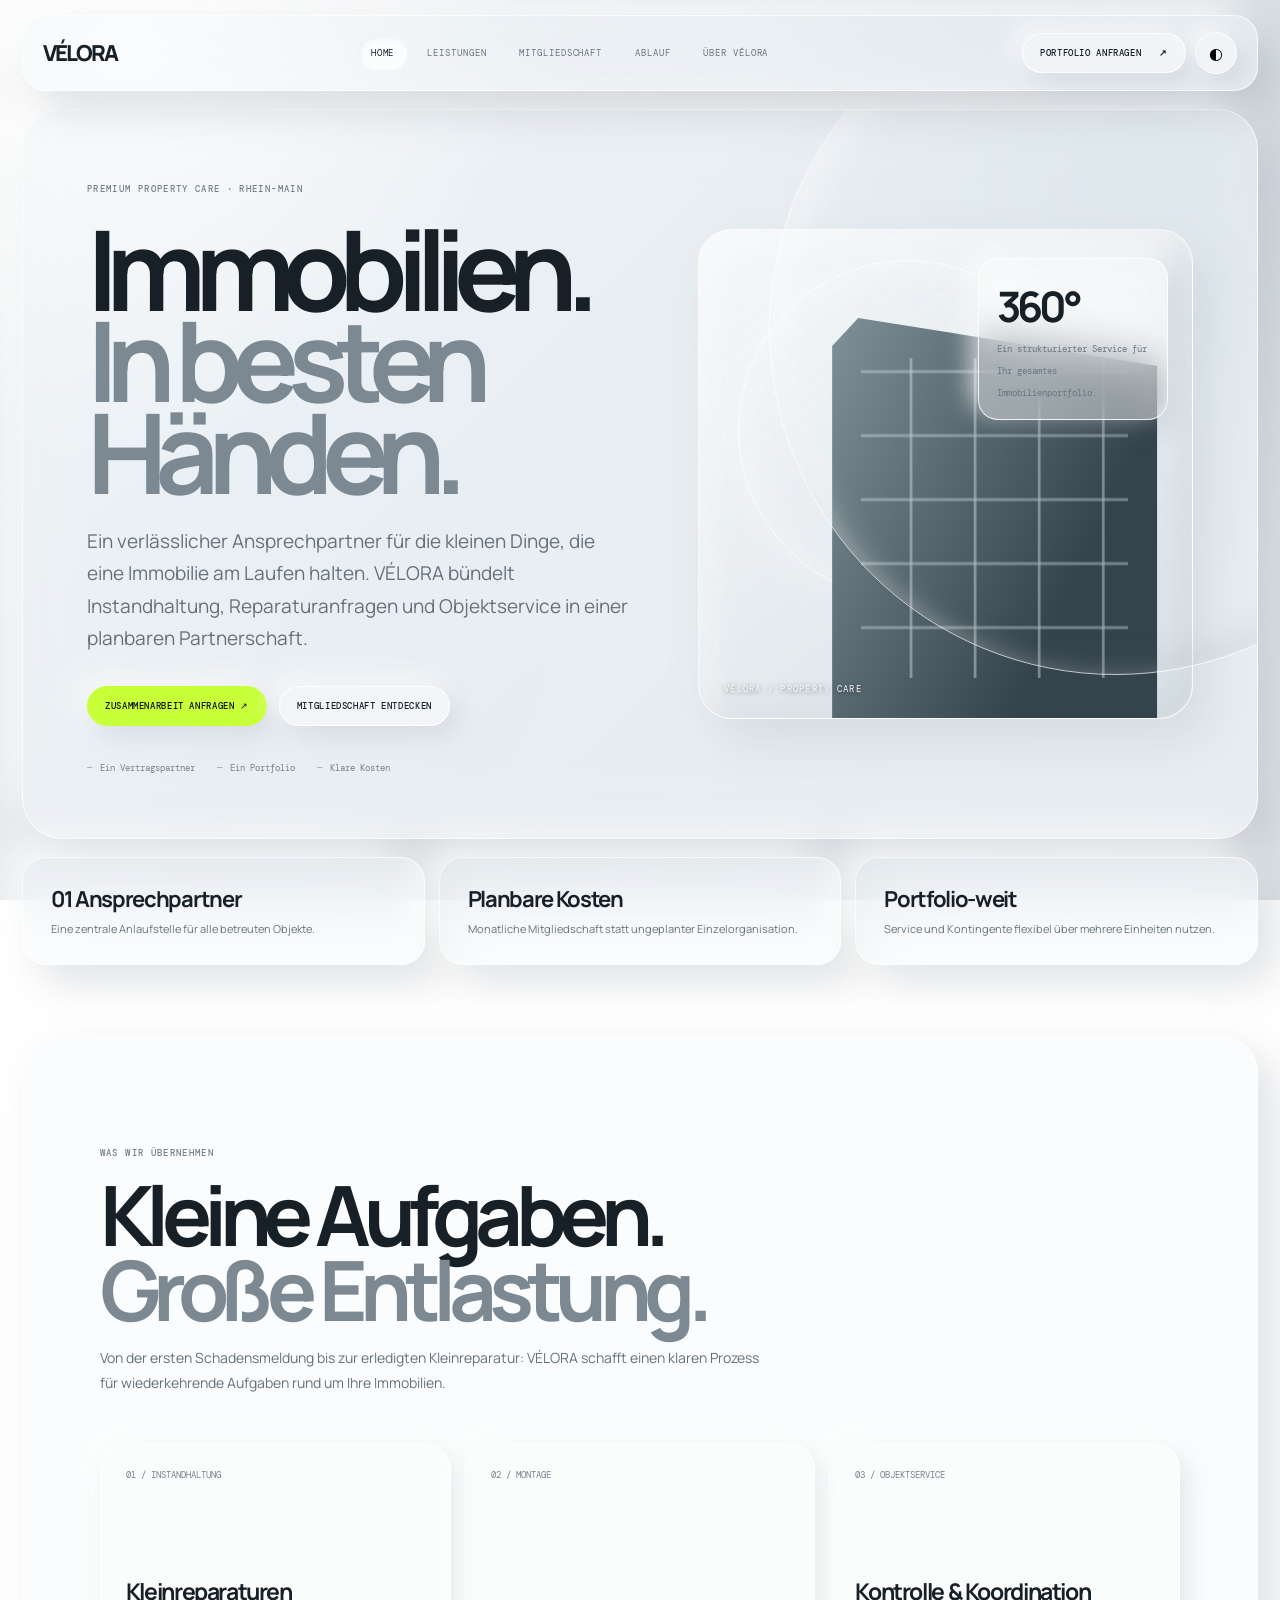
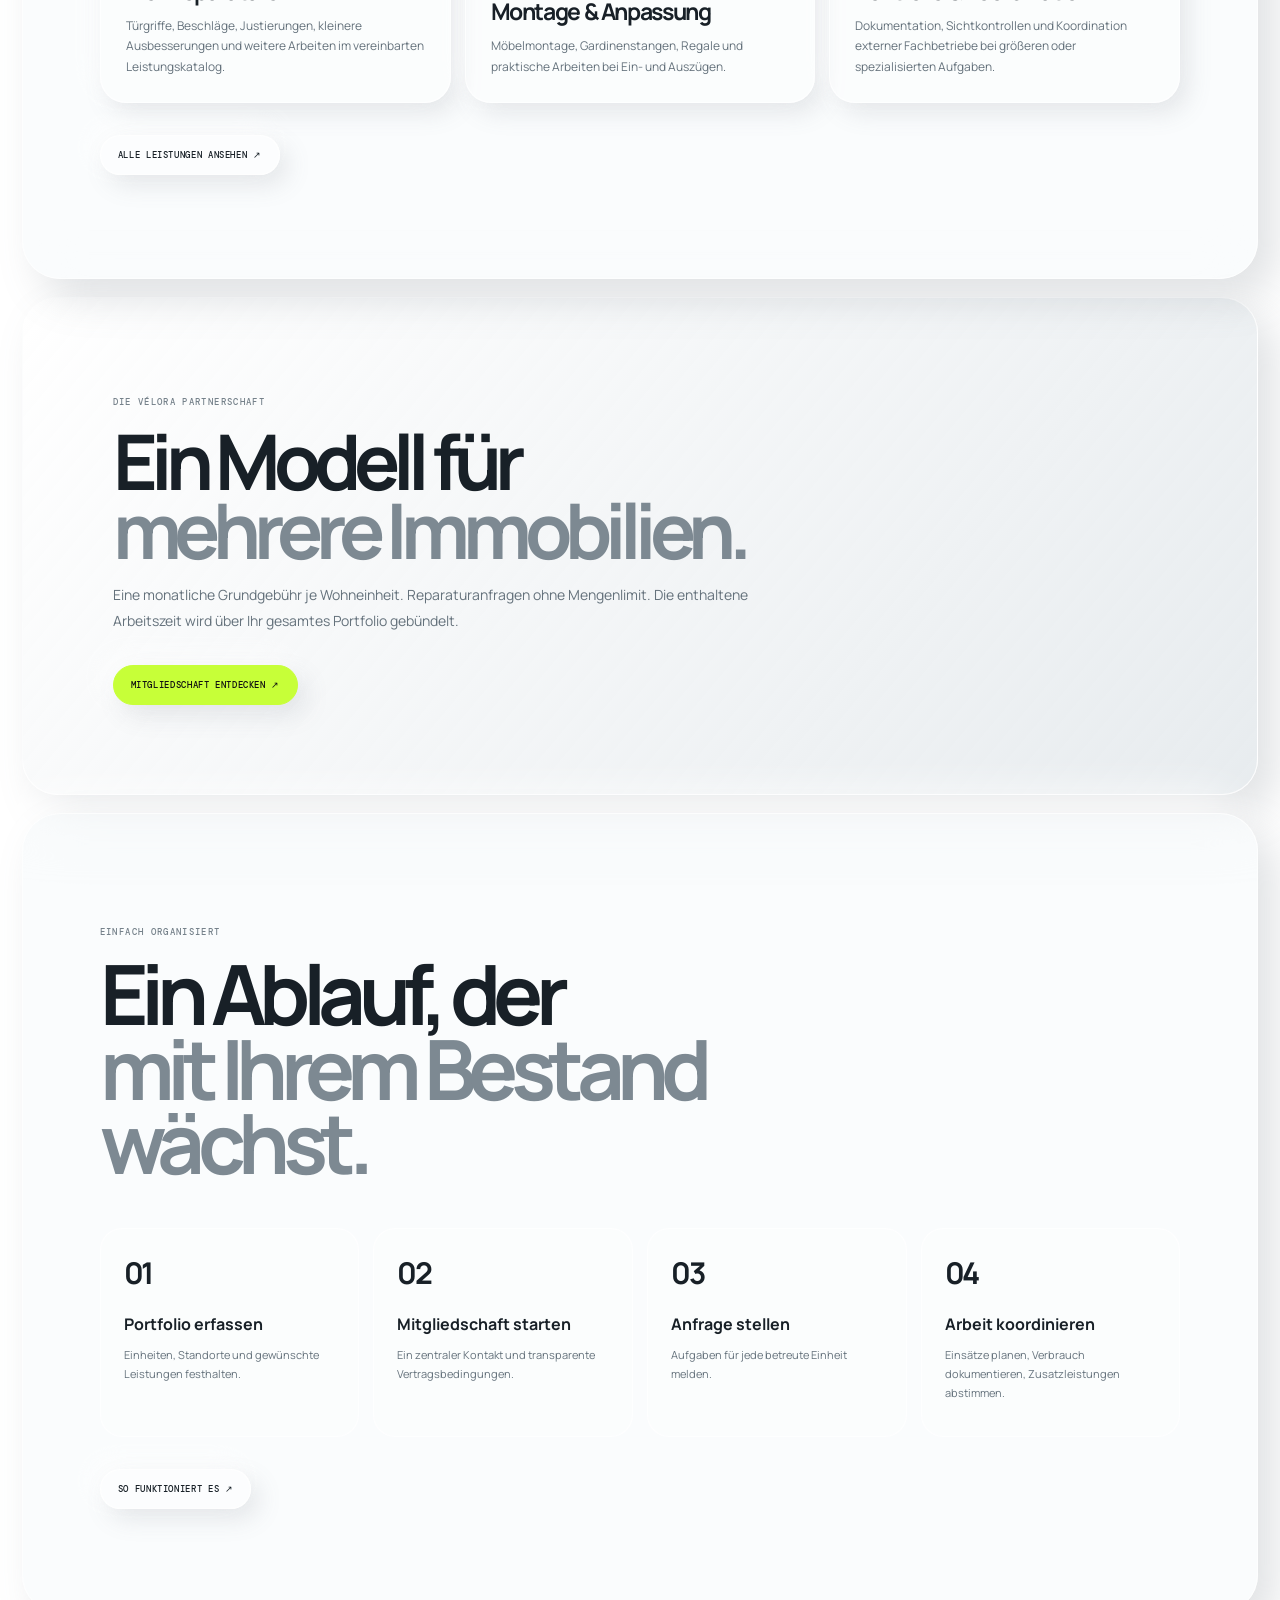
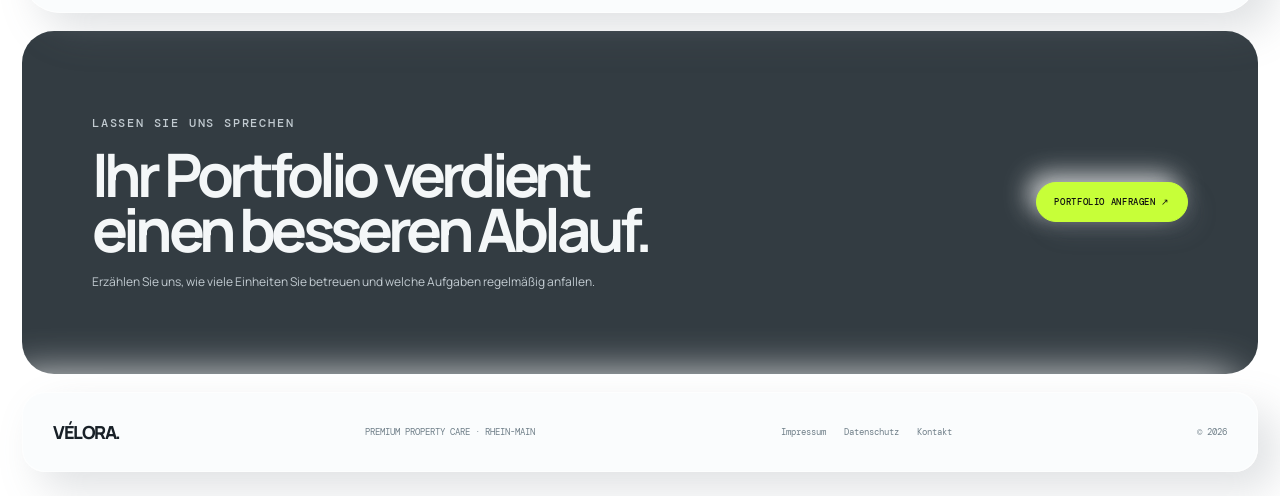
<file: index.html>
<!doctype html><html lang="de"><head><meta charset="utf-8"><meta name="viewport" content="width=device-width,initial-scale=1"><meta name="theme-color" content="#dfe4e8"><link rel="icon" href="favicon.svg" type="image/svg+xml"><meta name="description" content="VÉLORA – Premium Property Care für Vermieter und Immobilienportfolios im Rhein-Main-Gebiet."><link rel="preconnect" href="https://fonts.googleapis.com"><link rel="preconnect" href="https://fonts.gstatic.com" crossorigin><link href="https://fonts.googleapis.com/css2?family=DM+Mono:wght@400;500&family=Manrope:wght@400;500;600;700;800&display=swap" rel="stylesheet"><link rel="stylesheet" href="styles.css"><title>Premium Property Care · VÉLORA</title></head><body><div class="shell"><header class="nav glass"><a class="brand" href="index.html">VÉLORA</a><nav class="navlinks"><a class="active" href="index.html" aria-current="page">Home</a><a class="" href="leistungen.html">Leistungen</a><a class="" href="mitgliedschaft.html">Mitgliedschaft</a><a class="" href="ablauf.html">Ablauf</a><a class="" href="ueber-uns.html">Über VÉLORA</a></nav><div class="navright"><a class="pill" href="kontakt.html">Portfolio anfragen <b>↗</b></a><button class="theme-toggle" data-theme-toggle aria-label="Darstellung wechseln">◐</button><button class="menu-toggle" aria-label="Menü öffnen" aria-expanded="false">☰</button></div></header><nav class="mobile-menu"><a href="index.html">Home <b>01</b></a><a href="leistungen.html">Leistungen <b>02</b></a><a href="mitgliedschaft.html">Mitgliedschaft <b>03</b></a><a href="ablauf.html">Ablauf <b>04</b></a><a href="ueber-uns.html">Über VÉLORA <b>05</b></a><a href="kontakt.html">Kontakt <b>06</b></a><button class="theme-toggle" data-theme-toggle>◐ Darstellung wechseln</button></nav><main><section class="hero glass"><div class="hero-copy"><p class="eyebrow">PREMIUM PROPERTY CARE · RHEIN-MAIN</p><h1>Immobilien.<br><em>In besten Händen.</em></h1><p class="lead">Ein verlässlicher Ansprechpartner für die kleinen Dinge, die eine Immobilie am Laufen halten. VÉLORA bündelt Instandhaltung, Reparaturanfragen und Objektservice in einer planbaren Partnerschaft.</p><div class="actions"><a class="button acid" href="kontakt.html">Zusammenarbeit anfragen ↗</a><a class="button" href="mitgliedschaft.html">Mitgliedschaft entdecken</a></div><div class="microline"><span>Ein Vertragspartner</span><span>Ein Portfolio</span><span>Klare Kosten</span></div></div><div class="hero-art"><div class="art-orbit"></div><div class="art-building"></div><div class="art-card"><strong>360°</strong><small>Ein strukturierter Service für Ihr gesamtes Immobilienportfolio.</small></div><div class="art-caption">VÉLORA / PROPERTY CARE</div></div></section><section class="stats"><article class="stat glass"><b>01 Ansprechpartner</b><span>Eine zentrale Anlaufstelle für alle betreuten Objekte.</span></article><article class="stat glass"><b>Planbare Kosten</b><span>Monatliche Mitgliedschaft statt ungeplanter Einzelorganisation.</span></article><article class="stat glass"><b>Portfolio-weit</b><span>Service und Kontingente flexibel über mehrere Einheiten nutzen.</span></article></section><section class="section glass"><div class="section-head"><p class="eyebrow">WAS WIR ÜBERNEHMEN</p><h2>Kleine Aufgaben.<br><em>Große Entlastung.</em></h2><p class="section-intro">Von der ersten Schadensmeldung bis zur erledigten Kleinreparatur: VÉLORA schafft einen klaren Prozess für wiederkehrende Aufgaben rund um Ihre Immobilien.</p></div><div class="grid3"><article class="service-card"><span class="num">01 / INSTANDHALTUNG</span><div><h3>Kleinreparaturen</h3><p>Türgriffe, Beschläge, Justierungen, kleinere Ausbesserungen und weitere Arbeiten im vereinbarten Leistungskatalog.</p></div></article><article class="service-card"><span class="num">02 / MONTAGE</span><div><h3>Montage & Anpassung</h3><p>Möbelmontage, Gardinenstangen, Regale und praktische Arbeiten bei Ein- und Auszügen.</p></div></article><article class="service-card"><span class="num">03 / OBJEKTSERVICE</span><div><h3>Kontrolle & Koordination</h3><p>Dokumentation, Sichtkontrollen und Koordination externer Fachbetriebe bei größeren oder spezialisierten Aufgaben.</p></div></article></div><div class="actions"><a class="button" href="leistungen.html">Alle Leistungen ansehen ↗</a></div></section><section class="band"><p class="eyebrow">DIE VÉLORA PARTNERSCHAFT</p><h2>Ein Modell für<br><em>mehrere Immobilien.</em></h2><p class="section-intro">Eine monatliche Grundgebühr je Wohneinheit. Reparaturanfragen ohne Mengenlimit. Die enthaltene Arbeitszeit wird über Ihr gesamtes Portfolio gebündelt.</p><div class="actions"><a class="button acid" href="mitgliedschaft.html">Mitgliedschaft entdecken ↗</a></div></section><section class="section glass"><div class="section-head"><p class="eyebrow">EINFACH ORGANISIERT</p><h2>Ein Ablauf, der<br><em>mit Ihrem Bestand wächst.</em></h2></div><div class="steps"><article class="step"><b>01</b><h3>Portfolio erfassen</h3><p>Einheiten, Standorte und gewünschte Leistungen festhalten.</p></article><article class="step"><b>02</b><h3>Mitgliedschaft starten</h3><p>Ein zentraler Kontakt und transparente Vertragsbedingungen.</p></article><article class="step"><b>03</b><h3>Anfrage stellen</h3><p>Aufgaben für jede betreute Einheit melden.</p></article><article class="step"><b>04</b><h3>Arbeit koordinieren</h3><p>Einsätze planen, Verbrauch dokumentieren, Zusatzleistungen abstimmen.</p></article></div><div class="actions"><a class="button" href="ablauf.html">So funktioniert es ↗</a></div></section><section class="cta"><div><p class="eyebrow">LASSEN SIE UNS SPRECHEN</p><h2>Ihr Portfolio verdient<br>einen besseren Ablauf.</h2><p>Erzählen Sie uns, wie viele Einheiten Sie betreuen und welche Aufgaben regelmäßig anfallen.</p></div><a class="button" href="kontakt.html">Portfolio anfragen ↗</a></section></main><footer class="footer glass"><strong>VÉLORA.</strong><span>PREMIUM PROPERTY CARE · RHEIN-MAIN</span><div class="footer-links"><a href="impressum.html">Impressum</a><a href="datenschutz.html">Datenschutz</a><a href="kontakt.html">Kontakt</a></div><span>© <span data-year></span></span></footer></div><script src="script.js"></script></body></html>
</file>
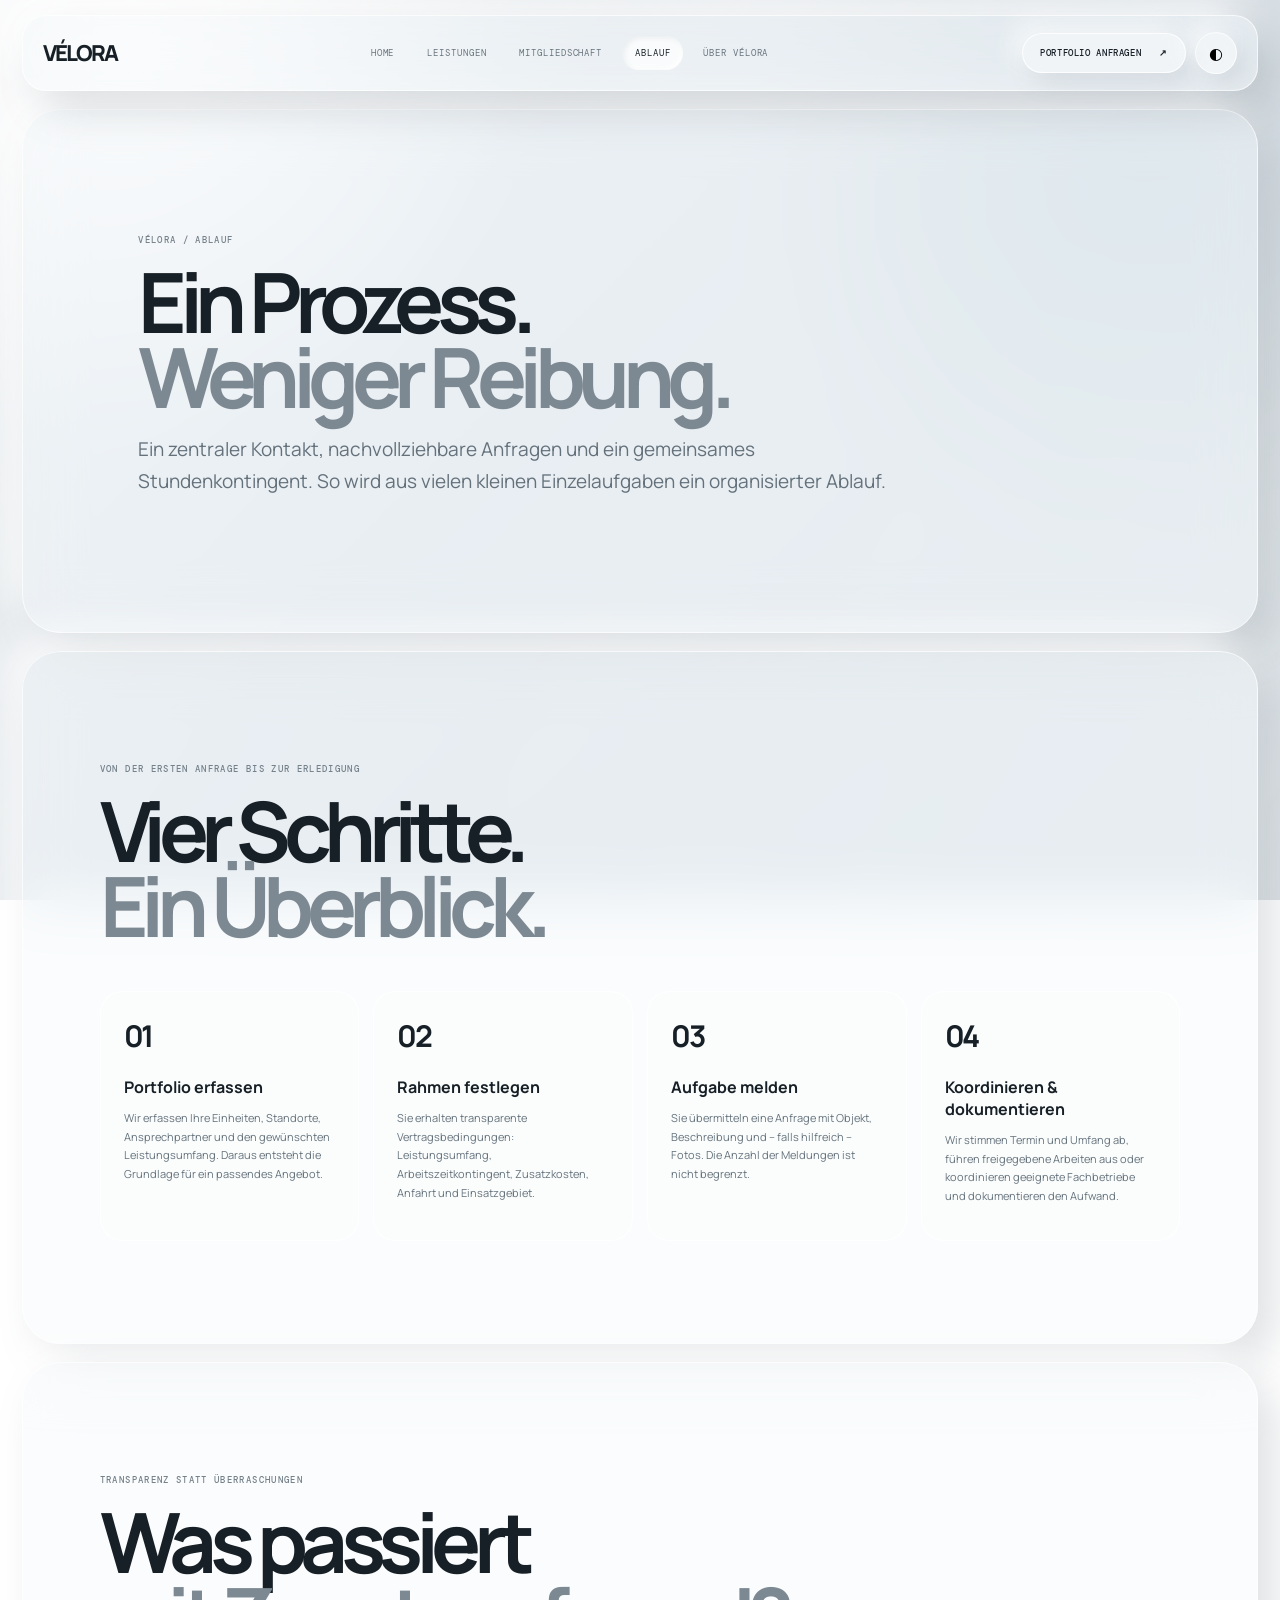
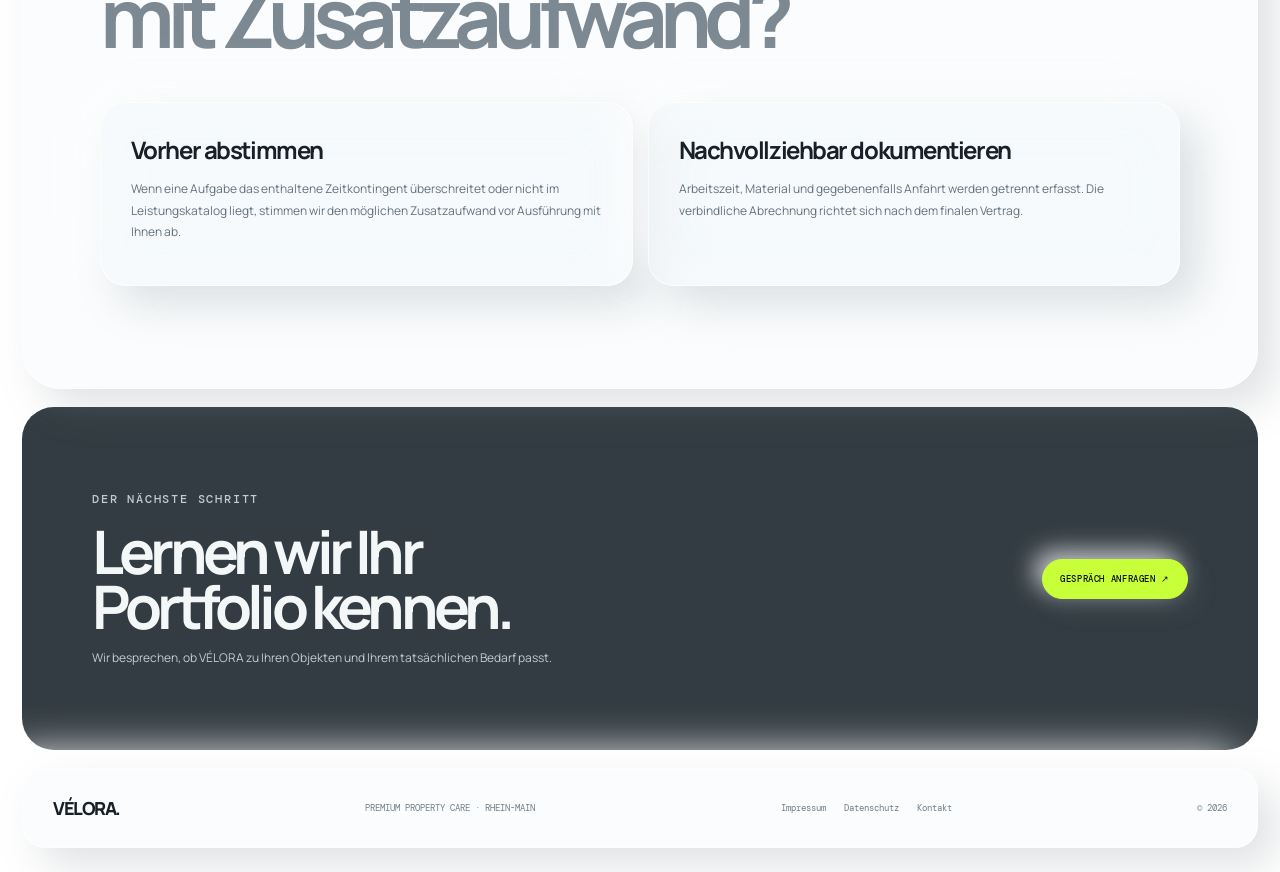
<file: ablauf.html>
<!doctype html><html lang="de"><head><meta charset="utf-8"><meta name="viewport" content="width=device-width,initial-scale=1"><meta name="theme-color" content="#dfe4e8"><link rel="icon" href="favicon.svg" type="image/svg+xml"><meta name="description" content="VÉLORA – Premium Property Care für Vermieter und Immobilienportfolios im Rhein-Main-Gebiet."><link rel="preconnect" href="https://fonts.googleapis.com"><link rel="preconnect" href="https://fonts.gstatic.com" crossorigin><link href="https://fonts.googleapis.com/css2?family=DM+Mono:wght@400;500&family=Manrope:wght@400;500;600;700;800&display=swap" rel="stylesheet"><link rel="stylesheet" href="styles.css"><title>Ablauf · VÉLORA</title></head><body><div class="shell"><header class="nav glass"><a class="brand" href="index.html">VÉLORA</a><nav class="navlinks"><a class="" href="index.html">Home</a><a class="" href="leistungen.html">Leistungen</a><a class="" href="mitgliedschaft.html">Mitgliedschaft</a><a class="active" href="ablauf.html" aria-current="page">Ablauf</a><a class="" href="ueber-uns.html">Über VÉLORA</a></nav><div class="navright"><a class="pill" href="kontakt.html">Portfolio anfragen <b>↗</b></a><button class="theme-toggle" data-theme-toggle aria-label="Darstellung wechseln">◐</button><button class="menu-toggle" aria-label="Menü öffnen" aria-expanded="false">☰</button></div></header><nav class="mobile-menu"><a href="index.html">Home <b>01</b></a><a href="leistungen.html">Leistungen <b>02</b></a><a href="mitgliedschaft.html">Mitgliedschaft <b>03</b></a><a href="ablauf.html">Ablauf <b>04</b></a><a href="ueber-uns.html">Über VÉLORA <b>05</b></a><a href="kontakt.html">Kontakt <b>06</b></a><button class="theme-toggle" data-theme-toggle>◐ Darstellung wechseln</button></nav><main><section class="page-hero glass"><p class="eyebrow">VÉLORA / ABLAUF</p><h1>Ein Prozess.<br><em>Weniger Reibung.</em></h1><p class="lead">Ein zentraler Kontakt, nachvollziehbare Anfragen und ein gemeinsames Stundenkontingent. So wird aus vielen kleinen Einzelaufgaben ein organisierter Ablauf.</p></section><section class="section glass"><div class="section-head"><p class="eyebrow">VON DER ERSTEN ANFRAGE BIS ZUR ERLEDIGUNG</p><h2>Vier Schritte.<br><em>Ein Überblick.</em></h2></div><div class="steps"><article class="step"><b>01</b><h3>Portfolio erfassen</h3><p>Wir erfassen Ihre Einheiten, Standorte, Ansprechpartner und den gewünschten Leistungsumfang. Daraus entsteht die Grundlage für ein passendes Angebot.</p></article><article class="step"><b>02</b><h3>Rahmen festlegen</h3><p>Sie erhalten transparente Vertragsbedingungen: Leistungsumfang, Arbeitszeitkontingent, Zusatzkosten, Anfahrt und Einsatzgebiet.</p></article><article class="step"><b>03</b><h3>Aufgabe melden</h3><p>Sie übermitteln eine Anfrage mit Objekt, Beschreibung und – falls hilfreich – Fotos. Die Anzahl der Meldungen ist nicht begrenzt.</p></article><article class="step"><b>04</b><h3>Koordinieren & dokumentieren</h3><p>Wir stimmen Termin und Umfang ab, führen freigegebene Arbeiten aus oder koordinieren geeignete Fachbetriebe und dokumentieren den Aufwand.</p></article></div></section><section class="section glass"><div class="section-head"><p class="eyebrow">TRANSPARENZ STATT ÜBERRASCHUNGEN</p><h2>Was passiert<br><em>mit Zusatzaufwand?</em></h2></div><div class="content-grid"><article class="info-card glass"><h3>Vorher abstimmen</h3><p>Wenn eine Aufgabe das enthaltene Zeitkontingent überschreitet oder nicht im Leistungskatalog liegt, stimmen wir den möglichen Zusatzaufwand vor Ausführung mit Ihnen ab.</p></article><article class="info-card glass"><h3>Nachvollziehbar dokumentieren</h3><p>Arbeitszeit, Material und gegebenenfalls Anfahrt werden getrennt erfasst. Die verbindliche Abrechnung richtet sich nach dem finalen Vertrag.</p></article></div></section><section class="cta"><div><p class="eyebrow">DER NÄCHSTE SCHRITT</p><h2>Lernen wir Ihr<br>Portfolio kennen.</h2><p>Wir besprechen, ob VÉLORA zu Ihren Objekten und Ihrem tatsächlichen Bedarf passt.</p></div><a class="button" href="kontakt.html">Gespräch anfragen ↗</a></section></main><footer class="footer glass"><strong>VÉLORA.</strong><span>PREMIUM PROPERTY CARE · RHEIN-MAIN</span><div class="footer-links"><a href="impressum.html">Impressum</a><a href="datenschutz.html">Datenschutz</a><a href="kontakt.html">Kontakt</a></div><span>© <span data-year></span></span></footer></div><script src="script.js"></script></body></html>
</file>
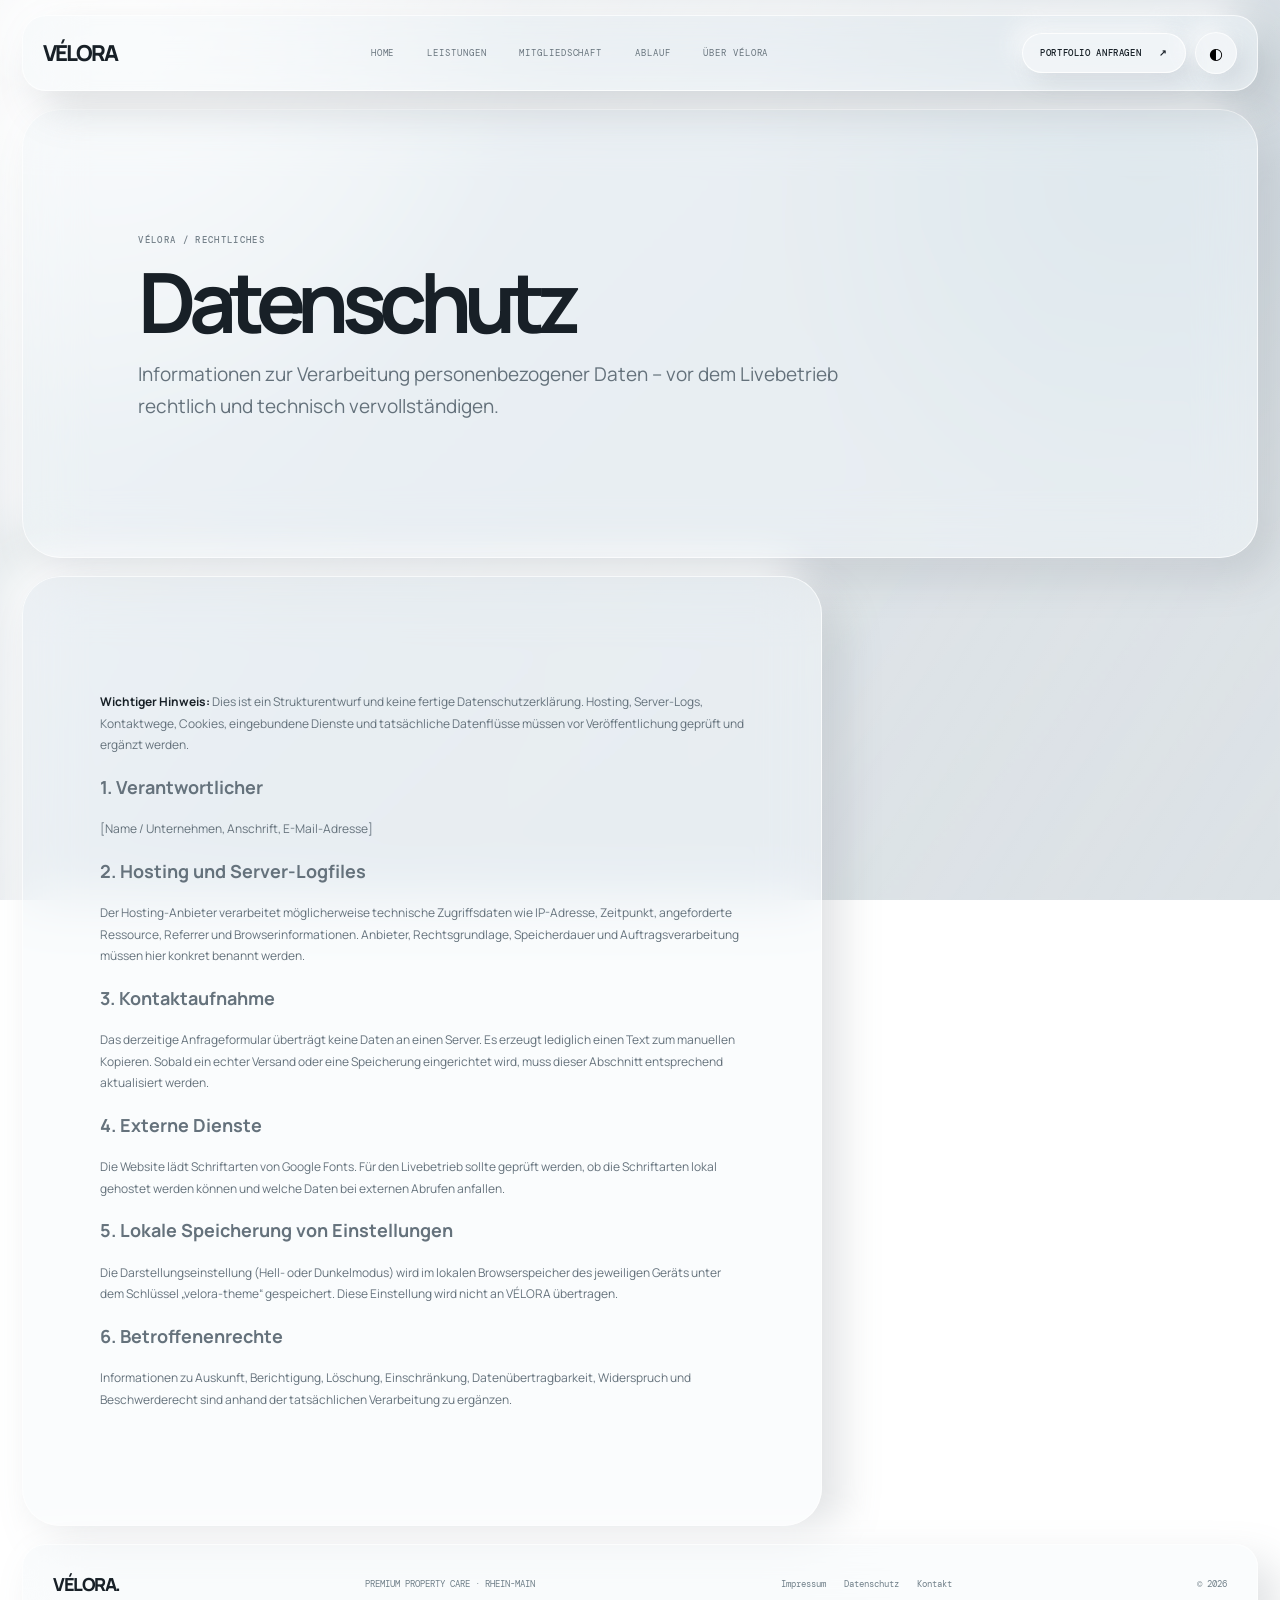
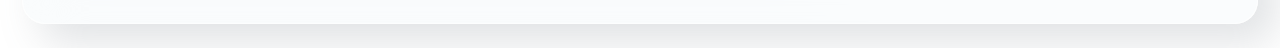
<file: datenschutz.html>
<!doctype html><html lang="de"><head><meta charset="utf-8"><meta name="viewport" content="width=device-width,initial-scale=1"><meta name="theme-color" content="#dfe4e8"><link rel="icon" href="favicon.svg" type="image/svg+xml"><meta name="description" content="VÉLORA – Premium Property Care für Vermieter und Immobilienportfolios im Rhein-Main-Gebiet."><link rel="preconnect" href="https://fonts.googleapis.com"><link rel="preconnect" href="https://fonts.gstatic.com" crossorigin><link href="https://fonts.googleapis.com/css2?family=DM+Mono:wght@400;500&family=Manrope:wght@400;500;600;700;800&display=swap" rel="stylesheet"><link rel="stylesheet" href="styles.css"><title>Datenschutz · VÉLORA</title></head><body><div class="shell"><header class="nav glass"><a class="brand" href="index.html">VÉLORA</a><nav class="navlinks"><a class="" href="index.html">Home</a><a class="" href="leistungen.html">Leistungen</a><a class="" href="mitgliedschaft.html">Mitgliedschaft</a><a class="" href="ablauf.html">Ablauf</a><a class="" href="ueber-uns.html">Über VÉLORA</a></nav><div class="navright"><a class="pill" href="kontakt.html">Portfolio anfragen <b>↗</b></a><button class="theme-toggle" data-theme-toggle aria-label="Darstellung wechseln">◐</button><button class="menu-toggle" aria-label="Menü öffnen" aria-expanded="false">☰</button></div></header><nav class="mobile-menu"><a href="index.html">Home <b>01</b></a><a href="leistungen.html">Leistungen <b>02</b></a><a href="mitgliedschaft.html">Mitgliedschaft <b>03</b></a><a href="ablauf.html">Ablauf <b>04</b></a><a href="ueber-uns.html">Über VÉLORA <b>05</b></a><a href="kontakt.html">Kontakt <b>06</b></a><button class="theme-toggle" data-theme-toggle>◐ Darstellung wechseln</button></nav><main><section class="page-hero glass"><p class="eyebrow">VÉLORA / RECHTLICHES</p><h1>Datenschutz</h1><p class="lead">Informationen zur Verarbeitung personenbezogener Daten – vor dem Livebetrieb rechtlich und technisch vervollständigen.</p></section><section class="section glass legal-note"><p><strong>Wichtiger Hinweis:</strong> Dies ist ein Strukturentwurf und keine fertige Datenschutzerklärung. Hosting, Server-Logs, Kontaktwege, Cookies, eingebundene Dienste und tatsächliche Datenflüsse müssen vor Veröffentlichung geprüft und ergänzt werden.</p><h2>1. Verantwortlicher</h2><p>[Name / Unternehmen, Anschrift, E-Mail-Adresse]</p><h2>2. Hosting und Server-Logfiles</h2><p>Der Hosting-Anbieter verarbeitet möglicherweise technische Zugriffsdaten wie IP-Adresse, Zeitpunkt, angeforderte Ressource, Referrer und Browserinformationen. Anbieter, Rechtsgrundlage, Speicherdauer und Auftragsverarbeitung müssen hier konkret benannt werden.</p><h2>3. Kontaktaufnahme</h2><p>Das derzeitige Anfrageformular überträgt keine Daten an einen Server. Es erzeugt lediglich einen Text zum manuellen Kopieren. Sobald ein echter Versand oder eine Speicherung eingerichtet wird, muss dieser Abschnitt entsprechend aktualisiert werden.</p><h2>4. Externe Dienste</h2><p>Die Website lädt Schriftarten von Google Fonts. Für den Livebetrieb sollte geprüft werden, ob die Schriftarten lokal gehostet werden können und welche Daten bei externen Abrufen anfallen.</p><h2>5. Lokale Speicherung von Einstellungen</h2><p>Die Darstellungseinstellung (Hell- oder Dunkelmodus) wird im lokalen Browserspeicher des jeweiligen Geräts unter dem Schlüssel „velora-theme“ gespeichert. Diese Einstellung wird nicht an VÉLORA übertragen.</p><h2>6. Betroffenenrechte</h2><p>Informationen zu Auskunft, Berichtigung, Löschung, Einschränkung, Datenübertragbarkeit, Widerspruch und Beschwerderecht sind anhand der tatsächlichen Verarbeitung zu ergänzen.</p></section></main><footer class="footer glass"><strong>VÉLORA.</strong><span>PREMIUM PROPERTY CARE · RHEIN-MAIN</span><div class="footer-links"><a href="impressum.html">Impressum</a><a href="datenschutz.html">Datenschutz</a><a href="kontakt.html">Kontakt</a></div><span>© <span data-year></span></span></footer></div><script src="script.js"></script></body></html>
</file>
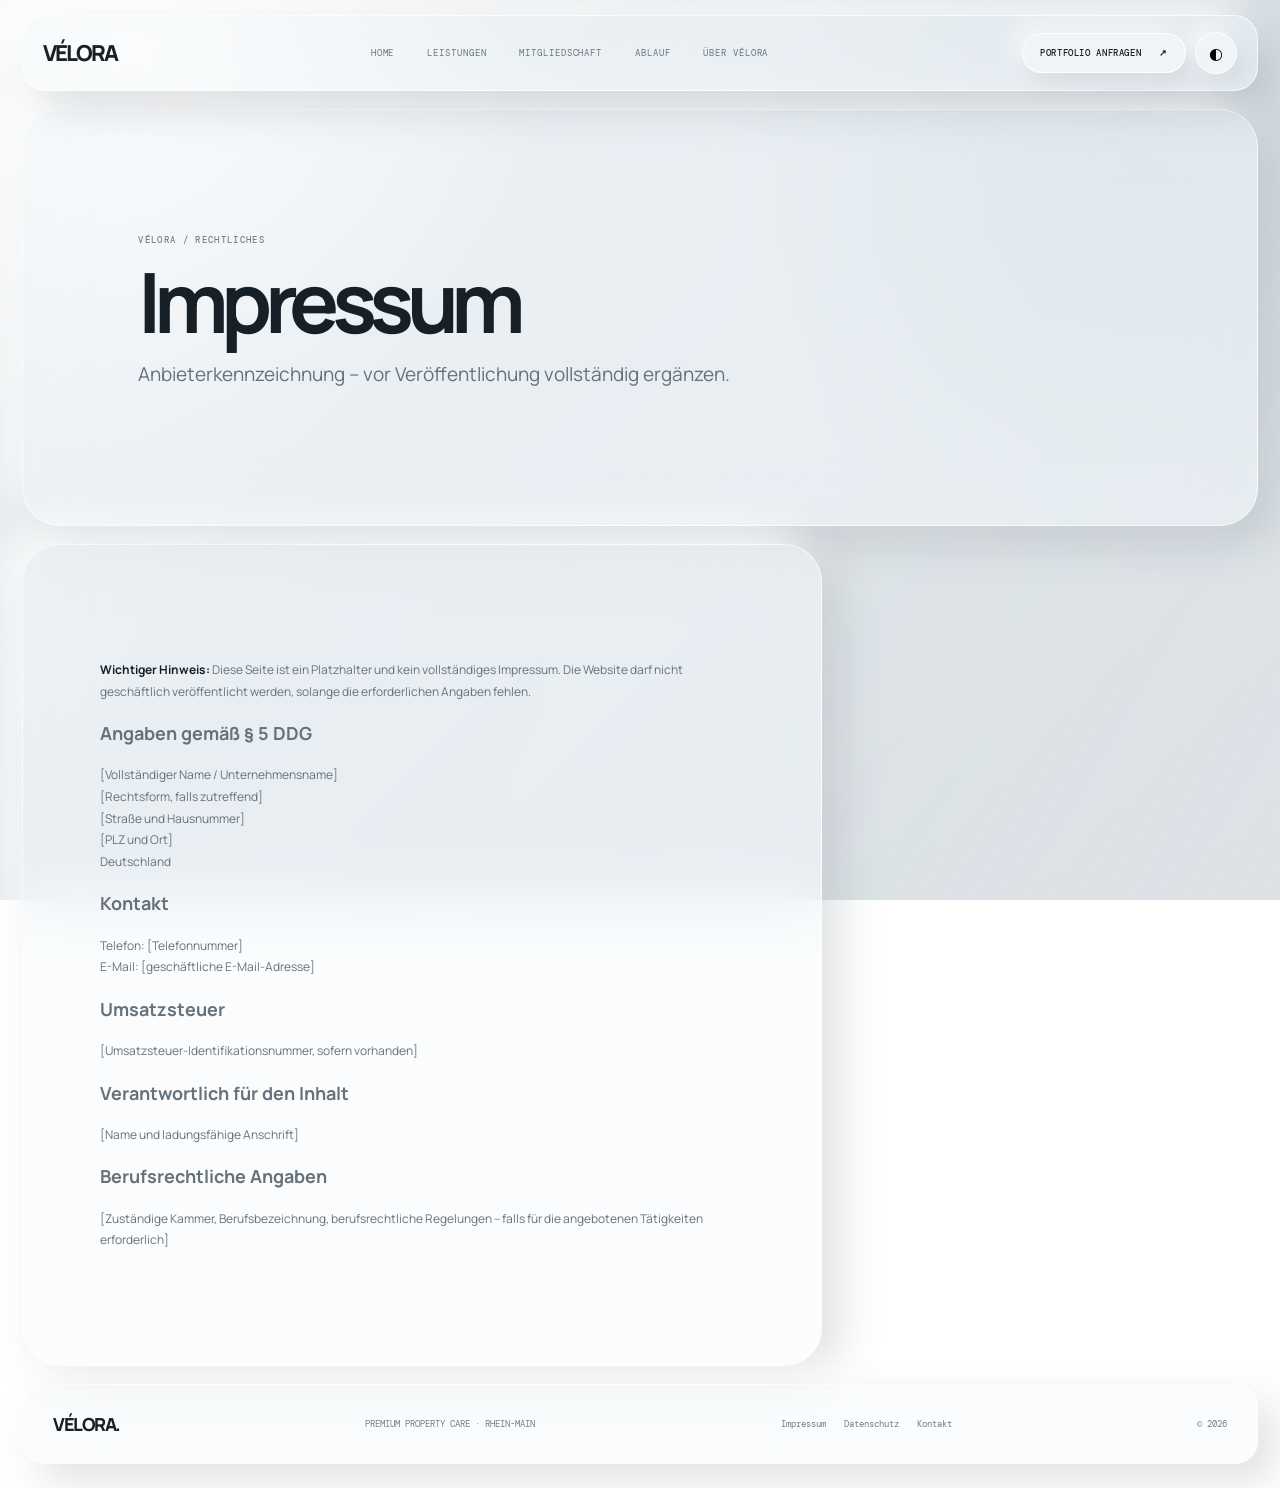
<file: impressum.html>
<!doctype html><html lang="de"><head><meta charset="utf-8"><meta name="viewport" content="width=device-width,initial-scale=1"><meta name="theme-color" content="#dfe4e8"><link rel="icon" href="favicon.svg" type="image/svg+xml"><meta name="description" content="VÉLORA – Premium Property Care für Vermieter und Immobilienportfolios im Rhein-Main-Gebiet."><link rel="preconnect" href="https://fonts.googleapis.com"><link rel="preconnect" href="https://fonts.gstatic.com" crossorigin><link href="https://fonts.googleapis.com/css2?family=DM+Mono:wght@400;500&family=Manrope:wght@400;500;600;700;800&display=swap" rel="stylesheet"><link rel="stylesheet" href="styles.css"><title>Impressum · VÉLORA</title></head><body><div class="shell"><header class="nav glass"><a class="brand" href="index.html">VÉLORA</a><nav class="navlinks"><a class="" href="index.html">Home</a><a class="" href="leistungen.html">Leistungen</a><a class="" href="mitgliedschaft.html">Mitgliedschaft</a><a class="" href="ablauf.html">Ablauf</a><a class="" href="ueber-uns.html">Über VÉLORA</a></nav><div class="navright"><a class="pill" href="kontakt.html">Portfolio anfragen <b>↗</b></a><button class="theme-toggle" data-theme-toggle aria-label="Darstellung wechseln">◐</button><button class="menu-toggle" aria-label="Menü öffnen" aria-expanded="false">☰</button></div></header><nav class="mobile-menu"><a href="index.html">Home <b>01</b></a><a href="leistungen.html">Leistungen <b>02</b></a><a href="mitgliedschaft.html">Mitgliedschaft <b>03</b></a><a href="ablauf.html">Ablauf <b>04</b></a><a href="ueber-uns.html">Über VÉLORA <b>05</b></a><a href="kontakt.html">Kontakt <b>06</b></a><button class="theme-toggle" data-theme-toggle>◐ Darstellung wechseln</button></nav><main><section class="page-hero glass"><p class="eyebrow">VÉLORA / RECHTLICHES</p><h1>Impressum</h1><p class="lead">Anbieterkennzeichnung – vor Veröffentlichung vollständig ergänzen.</p></section><section class="section glass legal-note"><p><strong>Wichtiger Hinweis:</strong> Diese Seite ist ein Platzhalter und kein vollständiges Impressum. Die Website darf nicht geschäftlich veröffentlicht werden, solange die erforderlichen Angaben fehlen.</p><h2>Angaben gemäß § 5 DDG</h2><p>[Vollständiger Name / Unternehmensname]<br>[Rechtsform, falls zutreffend]<br>[Straße und Hausnummer]<br>[PLZ und Ort]<br>Deutschland</p><h2>Kontakt</h2><p>Telefon: [Telefonnummer]<br>E-Mail: [geschäftliche E-Mail-Adresse]</p><h2>Umsatzsteuer</h2><p>[Umsatzsteuer-Identifikationsnummer, sofern vorhanden]</p><h2>Verantwortlich für den Inhalt</h2><p>[Name und ladungsfähige Anschrift]</p><h2>Berufsrechtliche Angaben</h2><p>[Zuständige Kammer, Berufsbezeichnung, berufsrechtliche Regelungen – falls für die angebotenen Tätigkeiten erforderlich]</p></section></main><footer class="footer glass"><strong>VÉLORA.</strong><span>PREMIUM PROPERTY CARE · RHEIN-MAIN</span><div class="footer-links"><a href="impressum.html">Impressum</a><a href="datenschutz.html">Datenschutz</a><a href="kontakt.html">Kontakt</a></div><span>© <span data-year></span></span></footer></div><script src="script.js"></script></body></html>
</file>
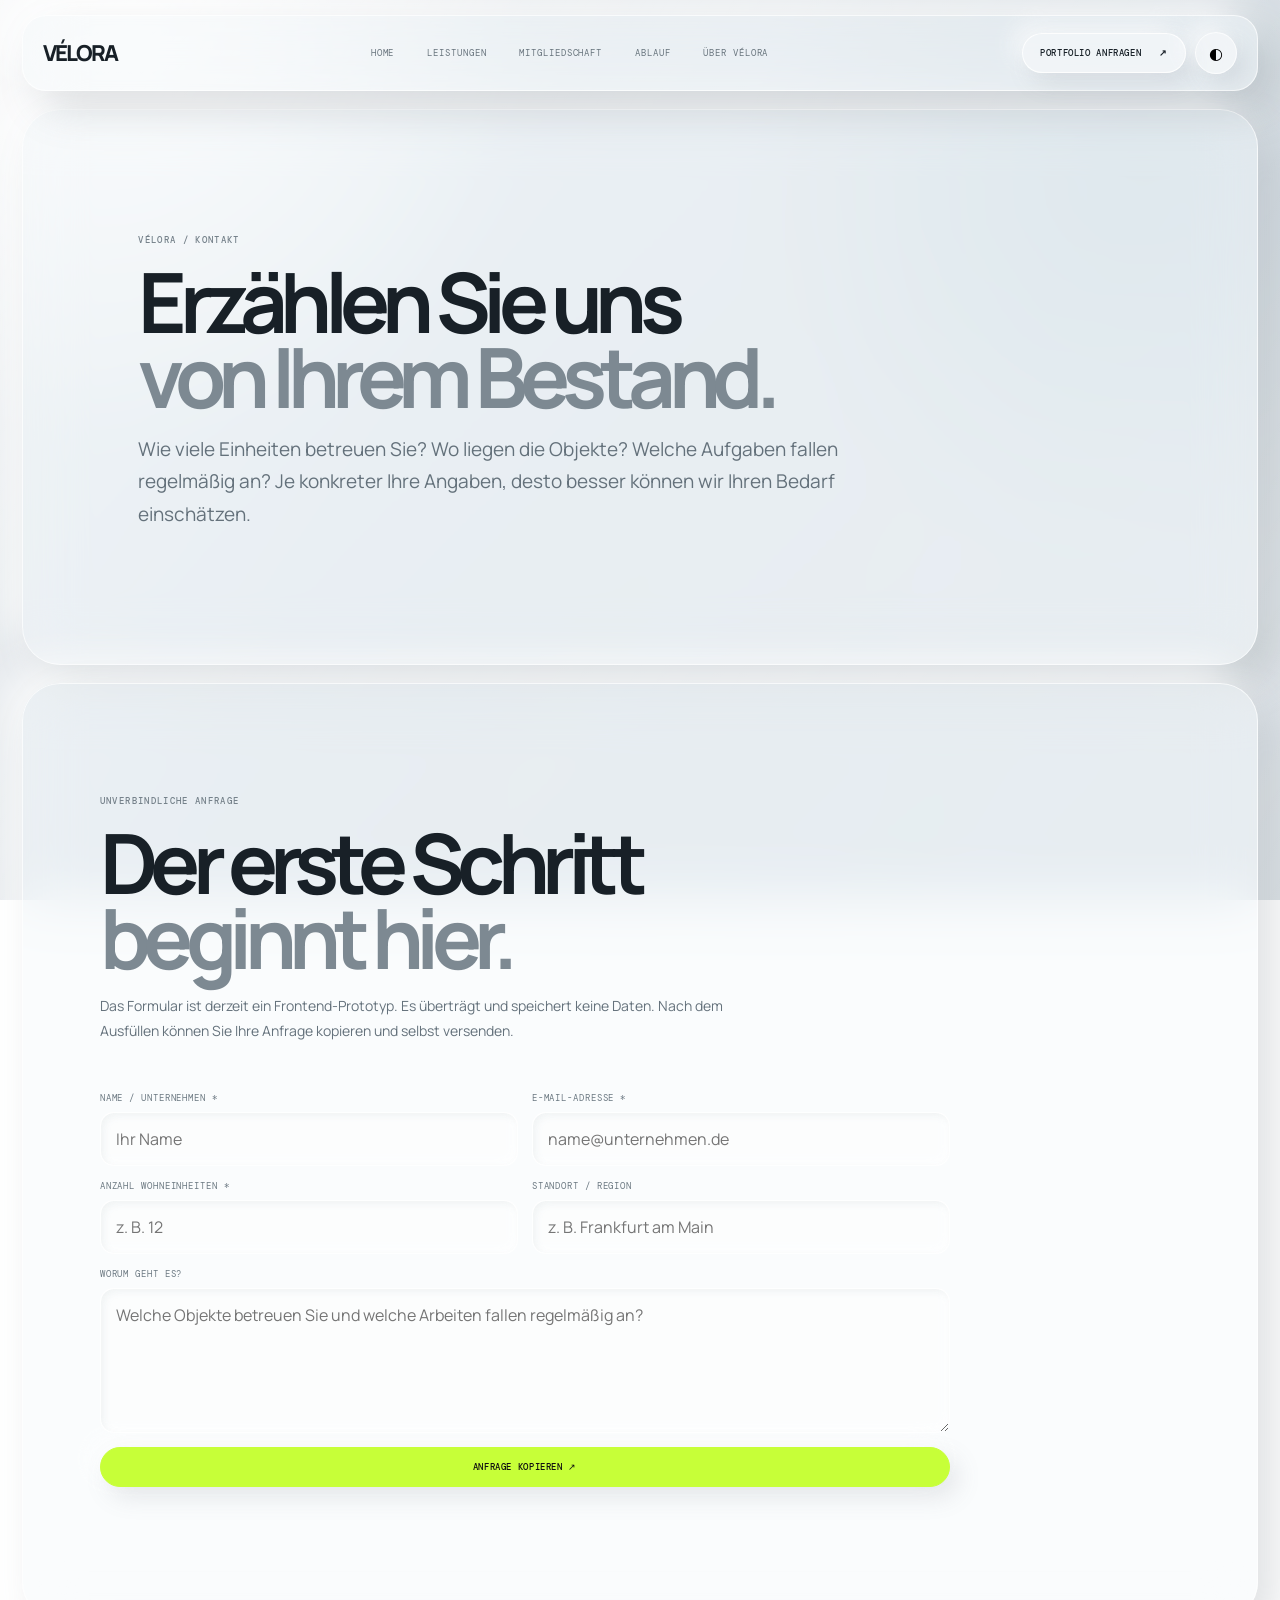
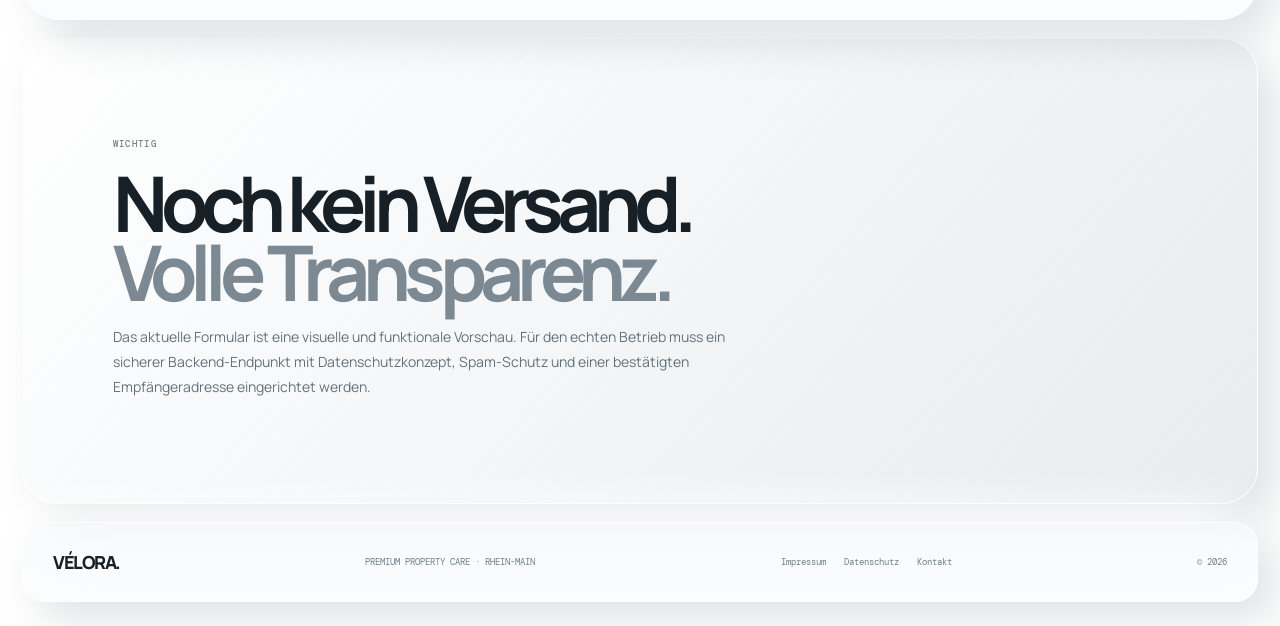
<file: kontakt.html>
<!doctype html><html lang="de"><head><meta charset="utf-8"><meta name="viewport" content="width=device-width,initial-scale=1"><meta name="theme-color" content="#dfe4e8"><link rel="icon" href="favicon.svg" type="image/svg+xml"><meta name="description" content="VÉLORA – Premium Property Care für Vermieter und Immobilienportfolios im Rhein-Main-Gebiet."><link rel="preconnect" href="https://fonts.googleapis.com"><link rel="preconnect" href="https://fonts.gstatic.com" crossorigin><link href="https://fonts.googleapis.com/css2?family=DM+Mono:wght@400;500&family=Manrope:wght@400;500;600;700;800&display=swap" rel="stylesheet"><link rel="stylesheet" href="styles.css"><title>Kontakt · VÉLORA</title></head><body><div class="shell"><header class="nav glass"><a class="brand" href="index.html">VÉLORA</a><nav class="navlinks"><a class="" href="index.html">Home</a><a class="" href="leistungen.html">Leistungen</a><a class="" href="mitgliedschaft.html">Mitgliedschaft</a><a class="" href="ablauf.html">Ablauf</a><a class="" href="ueber-uns.html">Über VÉLORA</a></nav><div class="navright"><a class="pill" href="kontakt.html">Portfolio anfragen <b>↗</b></a><button class="theme-toggle" data-theme-toggle aria-label="Darstellung wechseln">◐</button><button class="menu-toggle" aria-label="Menü öffnen" aria-expanded="false">☰</button></div></header><nav class="mobile-menu"><a href="index.html">Home <b>01</b></a><a href="leistungen.html">Leistungen <b>02</b></a><a href="mitgliedschaft.html">Mitgliedschaft <b>03</b></a><a href="ablauf.html">Ablauf <b>04</b></a><a href="ueber-uns.html">Über VÉLORA <b>05</b></a><a href="kontakt.html">Kontakt <b>06</b></a><button class="theme-toggle" data-theme-toggle>◐ Darstellung wechseln</button></nav><main><section class="page-hero glass"><p class="eyebrow">VÉLORA / KONTAKT</p><h1>Erzählen Sie uns<br><em>von Ihrem Bestand.</em></h1><p class="lead">Wie viele Einheiten betreuen Sie? Wo liegen die Objekte? Welche Aufgaben fallen regelmäßig an? Je konkreter Ihre Angaben, desto besser können wir Ihren Bedarf einschätzen.</p></section><section class="section glass"><div class="section-head"><p class="eyebrow">UNVERBINDLICHE ANFRAGE</p><h2>Der erste Schritt<br><em>beginnt hier.</em></h2><p class="section-intro">Das Formular ist derzeit ein Frontend-Prototyp. Es überträgt und speichert keine Daten. Nach dem Ausfüllen können Sie Ihre Anfrage kopieren und selbst versenden.</p></div><form class="contact-form" id="inquiry"><div class="field"><label for="name">Name / Unternehmen *</label><input id="name" name="name" required placeholder="Ihr Name"></div><div class="field"><label for="email">E-Mail-Adresse *</label><input id="email" name="email" type="email" required placeholder="name@unternehmen.de"></div><div class="field"><label for="units">Anzahl Wohneinheiten *</label><input id="units" name="units" type="number" min="1" required placeholder="z. B. 12"></div><div class="field"><label for="location">Standort / Region</label><input id="location" name="location" placeholder="z. B. Frankfurt am Main"></div><div class="field full"><label for="message">Worum geht es?</label><textarea id="message" name="message" placeholder="Welche Objekte betreuen Sie und welche Arbeiten fallen regelmäßig an?"></textarea></div><div class="field full"><button class="button acid" type="submit">Anfrage kopieren ↗</button><p id="formStatus" class="status" role="status"></p></div></form></section><section class="band"><p class="eyebrow">WICHTIG</p><h2>Noch kein Versand.<br><em>Volle Transparenz.</em></h2><p class="section-intro">Das aktuelle Formular ist eine visuelle und funktionale Vorschau. Für den echten Betrieb muss ein sicherer Backend-Endpunkt mit Datenschutzkonzept, Spam-Schutz und einer bestätigten Empfängeradresse eingerichtet werden.</p></section></main><footer class="footer glass"><strong>VÉLORA.</strong><span>PREMIUM PROPERTY CARE · RHEIN-MAIN</span><div class="footer-links"><a href="impressum.html">Impressum</a><a href="datenschutz.html">Datenschutz</a><a href="kontakt.html">Kontakt</a></div><span>© <span data-year></span></span></footer></div><script src="script.js"></script></body></html>
</file>
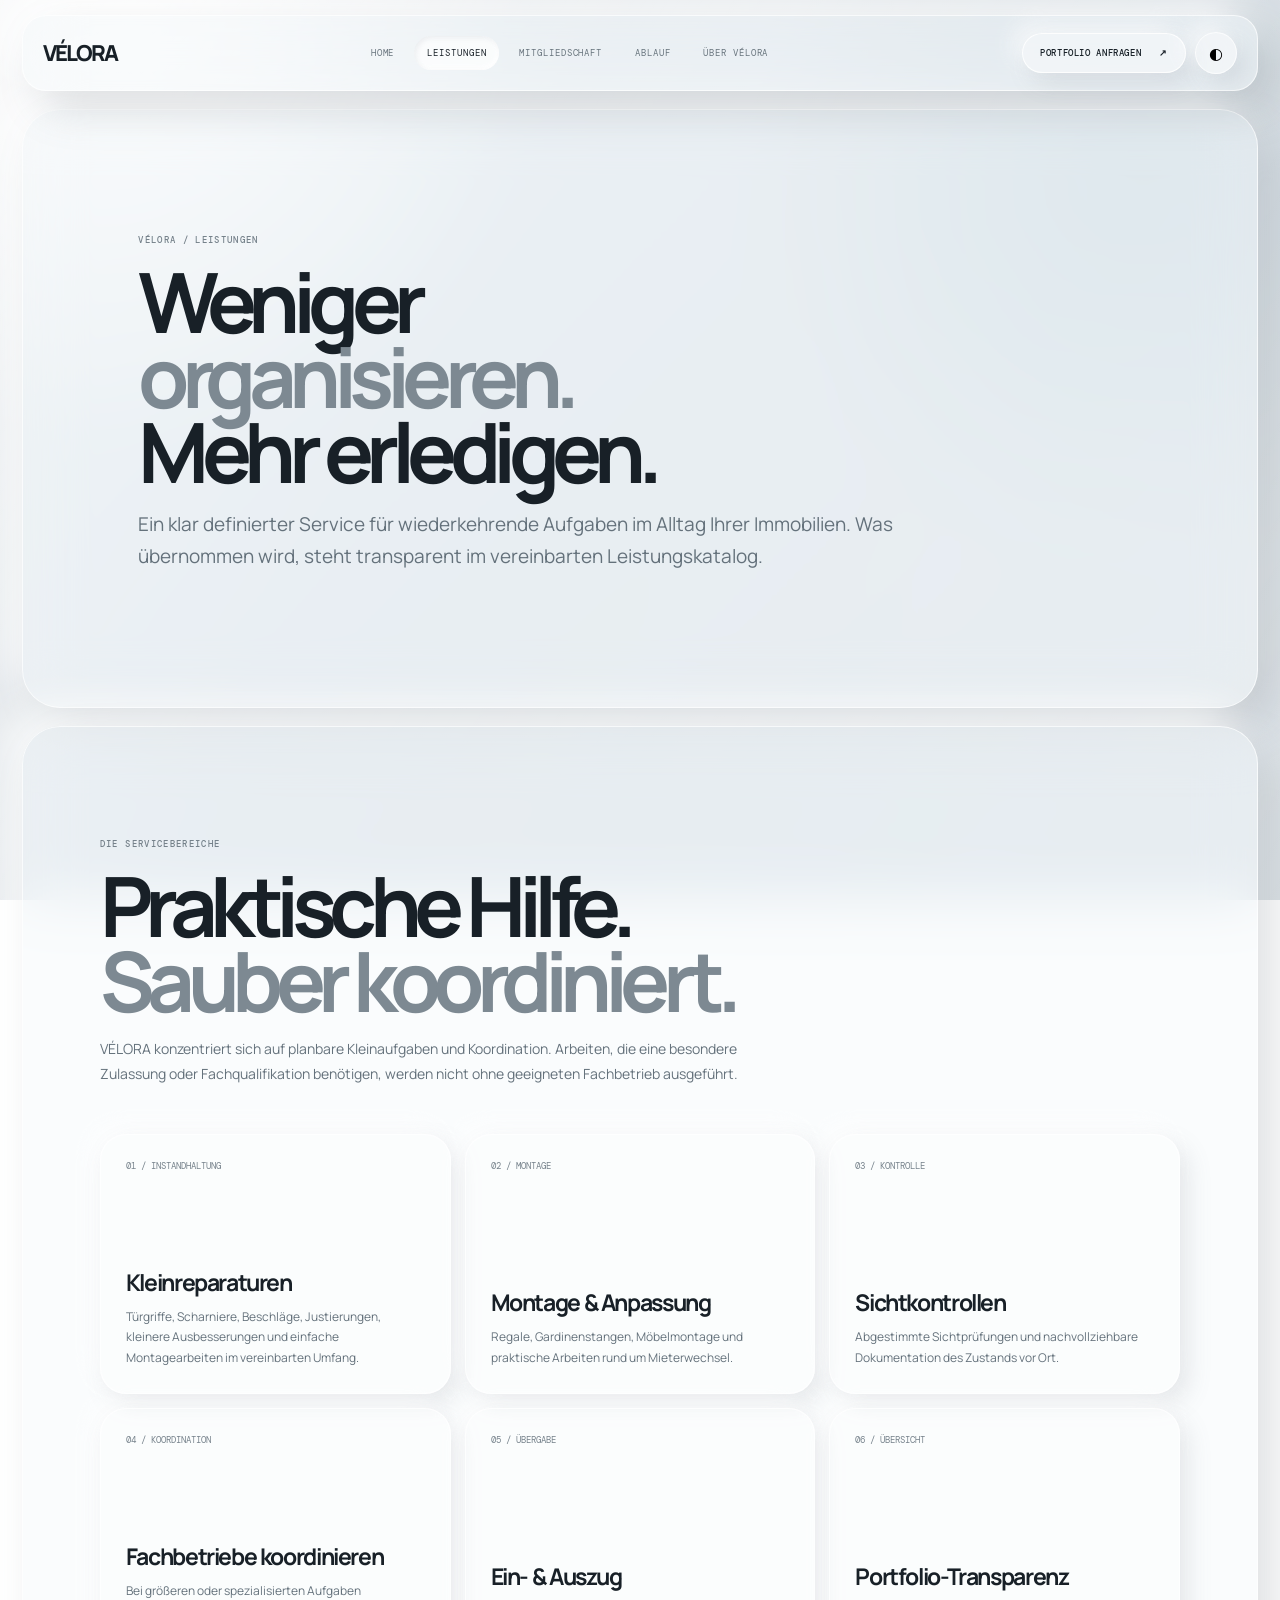
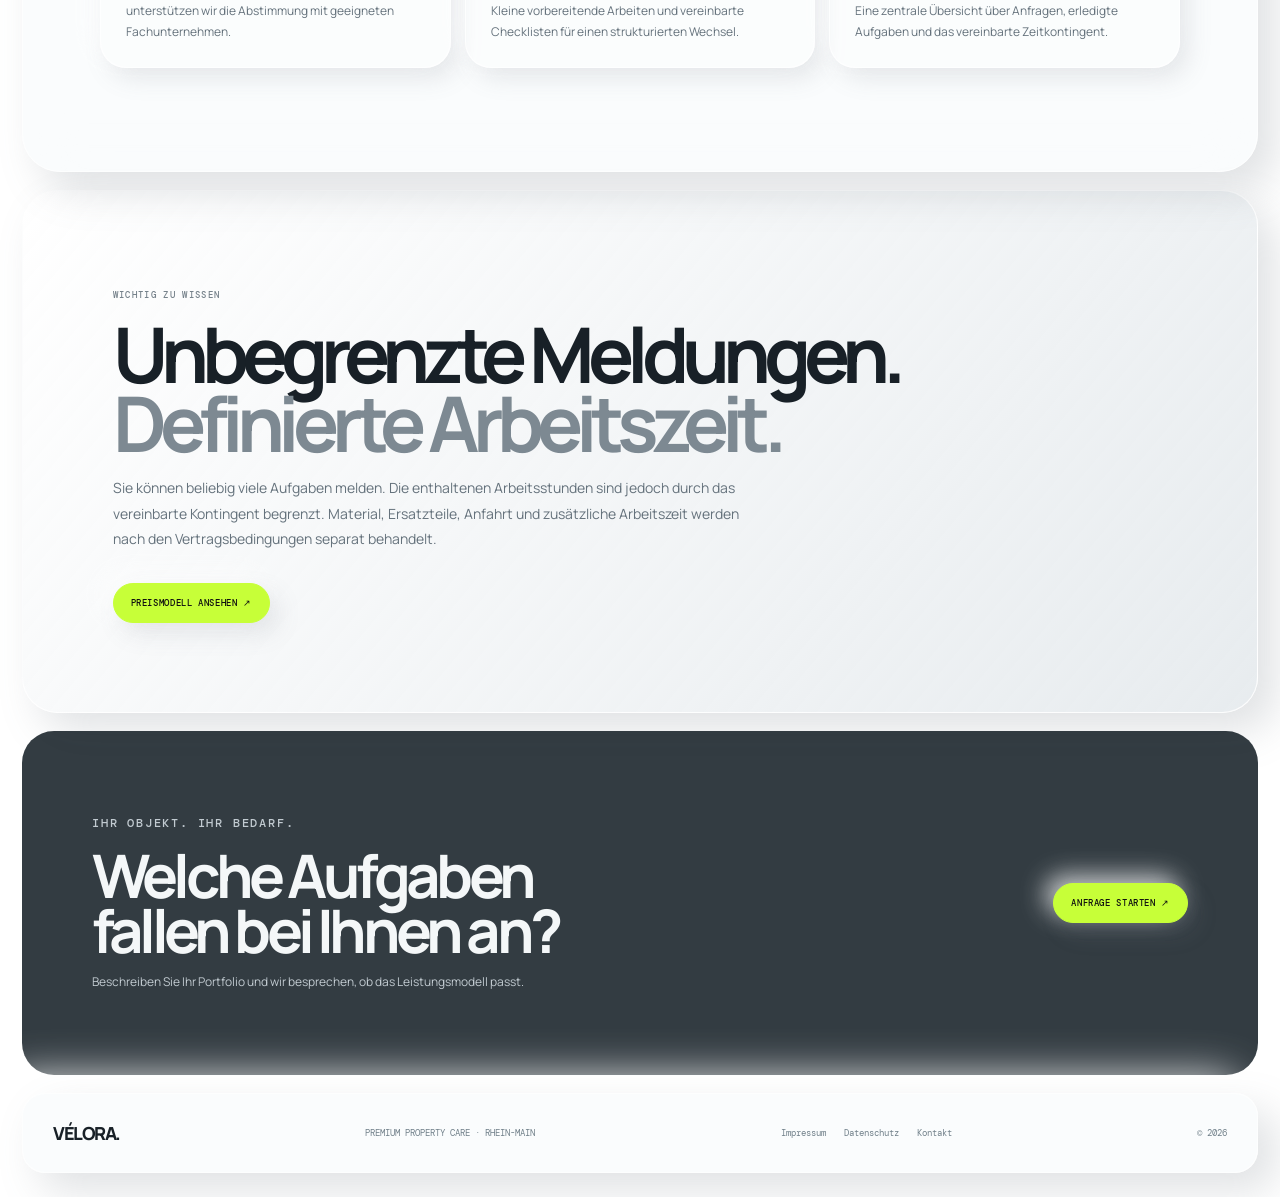
<file: leistungen.html>
<!doctype html><html lang="de"><head><meta charset="utf-8"><meta name="viewport" content="width=device-width,initial-scale=1"><meta name="theme-color" content="#dfe4e8"><link rel="icon" href="favicon.svg" type="image/svg+xml"><meta name="description" content="VÉLORA – Premium Property Care für Vermieter und Immobilienportfolios im Rhein-Main-Gebiet."><link rel="preconnect" href="https://fonts.googleapis.com"><link rel="preconnect" href="https://fonts.gstatic.com" crossorigin><link href="https://fonts.googleapis.com/css2?family=DM+Mono:wght@400;500&family=Manrope:wght@400;500;600;700;800&display=swap" rel="stylesheet"><link rel="stylesheet" href="styles.css"><title>Leistungen · VÉLORA</title></head><body><div class="shell"><header class="nav glass"><a class="brand" href="index.html">VÉLORA</a><nav class="navlinks"><a class="" href="index.html">Home</a><a class="active" href="leistungen.html" aria-current="page">Leistungen</a><a class="" href="mitgliedschaft.html">Mitgliedschaft</a><a class="" href="ablauf.html">Ablauf</a><a class="" href="ueber-uns.html">Über VÉLORA</a></nav><div class="navright"><a class="pill" href="kontakt.html">Portfolio anfragen <b>↗</b></a><button class="theme-toggle" data-theme-toggle aria-label="Darstellung wechseln">◐</button><button class="menu-toggle" aria-label="Menü öffnen" aria-expanded="false">☰</button></div></header><nav class="mobile-menu"><a href="index.html">Home <b>01</b></a><a href="leistungen.html">Leistungen <b>02</b></a><a href="mitgliedschaft.html">Mitgliedschaft <b>03</b></a><a href="ablauf.html">Ablauf <b>04</b></a><a href="ueber-uns.html">Über VÉLORA <b>05</b></a><a href="kontakt.html">Kontakt <b>06</b></a><button class="theme-toggle" data-theme-toggle>◐ Darstellung wechseln</button></nav><main><section class="page-hero glass"><p class="eyebrow">VÉLORA / LEISTUNGEN</p><h1>Weniger<br><em>organisieren.</em><br>Mehr erledigen.</h1><p class="lead">Ein klar definierter Service für wiederkehrende Aufgaben im Alltag Ihrer Immobilien. Was übernommen wird, steht transparent im vereinbarten Leistungskatalog.</p></section><section class="section glass"><div class="section-head"><p class="eyebrow">DIE SERVICEBEREICHE</p><h2>Praktische Hilfe.<br><em>Sauber koordiniert.</em></h2><p class="section-intro">VÉLORA konzentriert sich auf planbare Kleinaufgaben und Koordination. Arbeiten, die eine besondere Zulassung oder Fachqualifikation benötigen, werden nicht ohne geeigneten Fachbetrieb ausgeführt.</p></div><div class="grid3"><article class="service-card"><span class="num">01 / INSTANDHALTUNG</span><div><h3>Kleinreparaturen</h3><p>Türgriffe, Scharniere, Beschläge, Justierungen, kleinere Ausbesserungen und einfache Montagearbeiten im vereinbarten Umfang.</p></div></article><article class="service-card"><span class="num">02 / MONTAGE</span><div><h3>Montage & Anpassung</h3><p>Regale, Gardinenstangen, Möbelmontage und praktische Arbeiten rund um Mieterwechsel.</p></div></article><article class="service-card"><span class="num">03 / KONTROLLE</span><div><h3>Sichtkontrollen</h3><p>Abgestimmte Sichtprüfungen und nachvollziehbare Dokumentation des Zustands vor Ort.</p></div></article><article class="service-card"><span class="num">04 / KOORDINATION</span><div><h3>Fachbetriebe koordinieren</h3><p>Bei größeren oder spezialisierten Aufgaben unterstützen wir die Abstimmung mit geeigneten Fachunternehmen.</p></div></article><article class="service-card"><span class="num">05 / ÜBERGABE</span><div><h3>Ein- & Auszug</h3><p>Kleine vorbereitende Arbeiten und vereinbarte Checklisten für einen strukturierten Wechsel.</p></div></article><article class="service-card"><span class="num">06 / ÜBERSICHT</span><div><h3>Portfolio-Transparenz</h3><p>Eine zentrale Übersicht über Anfragen, erledigte Aufgaben und das vereinbarte Zeitkontingent.</p></div></article></div></section><section class="band"><p class="eyebrow">WICHTIG ZU WISSEN</p><h2>Unbegrenzte Meldungen.<br><em>Definierte Arbeitszeit.</em></h2><p class="section-intro">Sie können beliebig viele Aufgaben melden. Die enthaltenen Arbeitsstunden sind jedoch durch das vereinbarte Kontingent begrenzt. Material, Ersatzteile, Anfahrt und zusätzliche Arbeitszeit werden nach den Vertragsbedingungen separat behandelt.</p><div class="actions"><a class="button acid" href="mitgliedschaft.html">Preismodell ansehen ↗</a></div></section><section class="cta"><div><p class="eyebrow">IHR OBJEKT. IHR BEDARF.</p><h2>Welche Aufgaben<br>fallen bei Ihnen an?</h2><p>Beschreiben Sie Ihr Portfolio und wir besprechen, ob das Leistungsmodell passt.</p></div><a class="button" href="kontakt.html">Anfrage starten ↗</a></section></main><footer class="footer glass"><strong>VÉLORA.</strong><span>PREMIUM PROPERTY CARE · RHEIN-MAIN</span><div class="footer-links"><a href="impressum.html">Impressum</a><a href="datenschutz.html">Datenschutz</a><a href="kontakt.html">Kontakt</a></div><span>© <span data-year></span></span></footer></div><script src="script.js"></script></body></html>
</file>
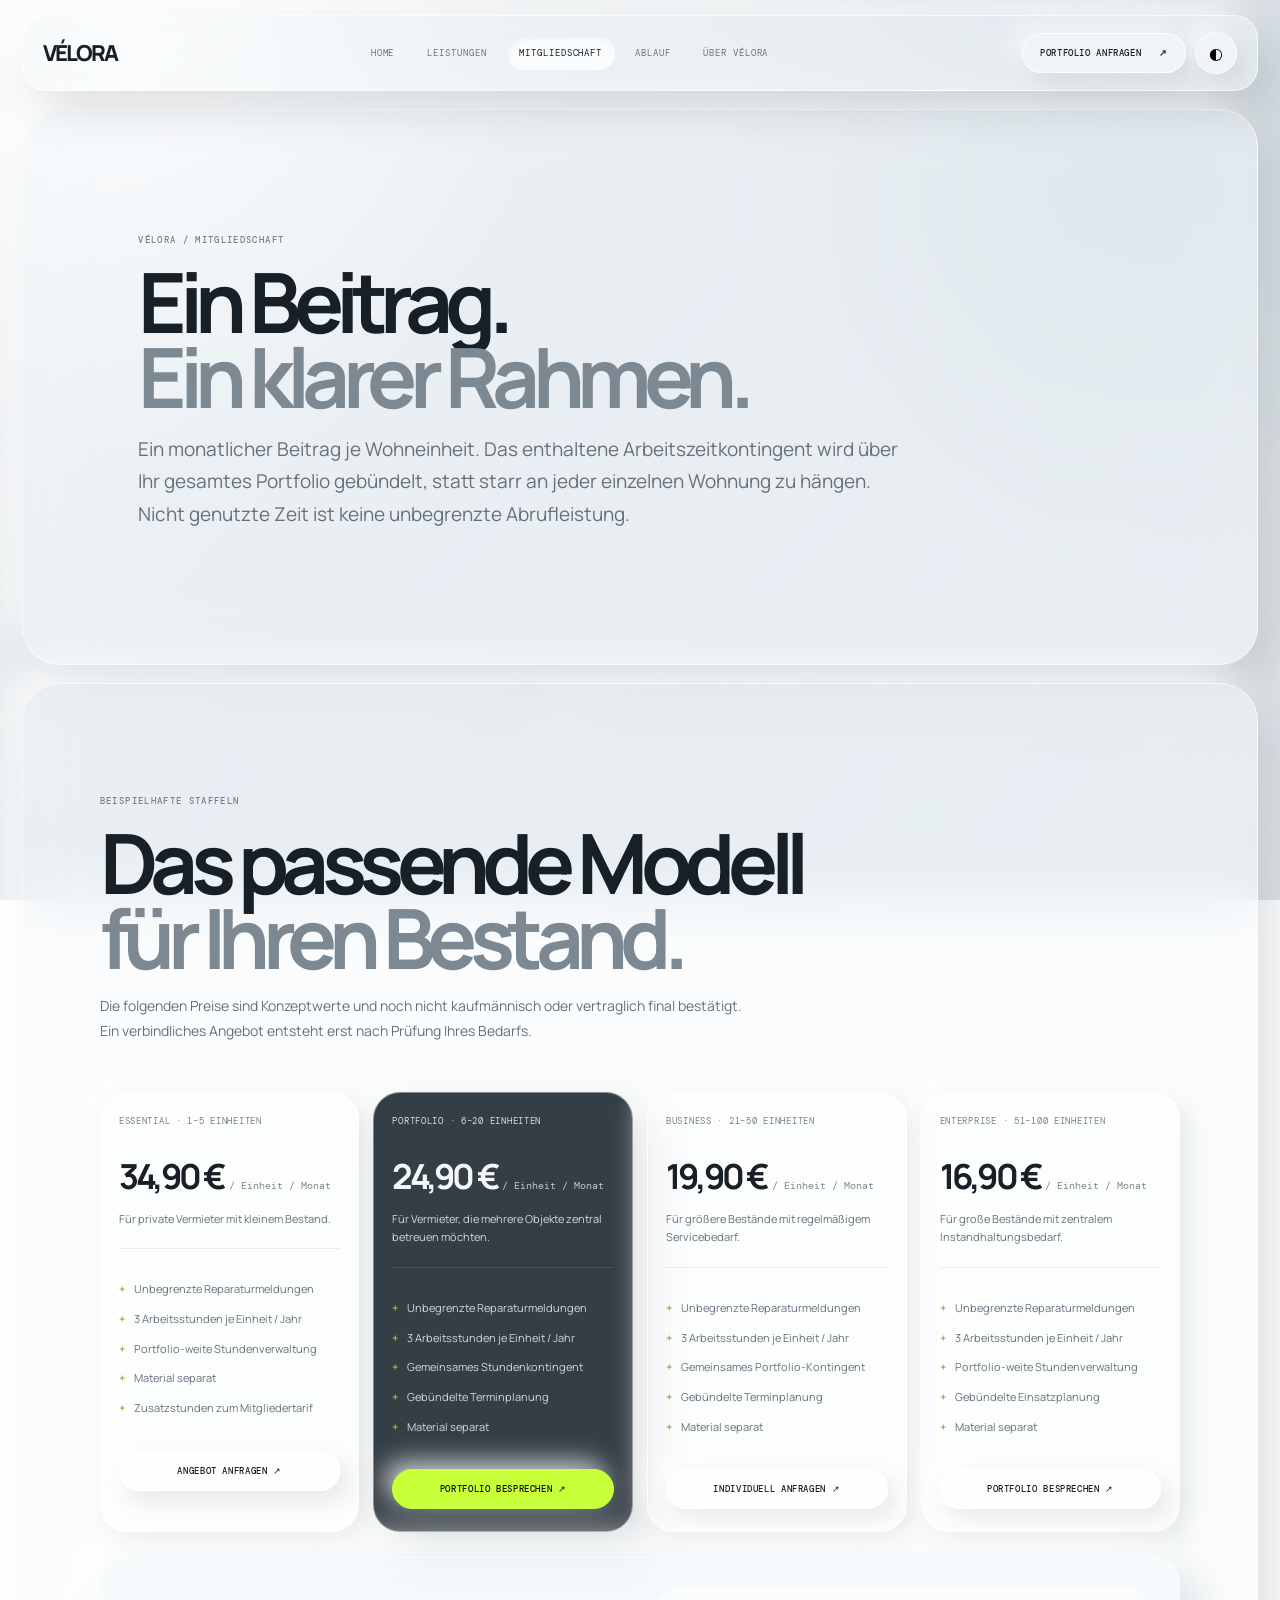
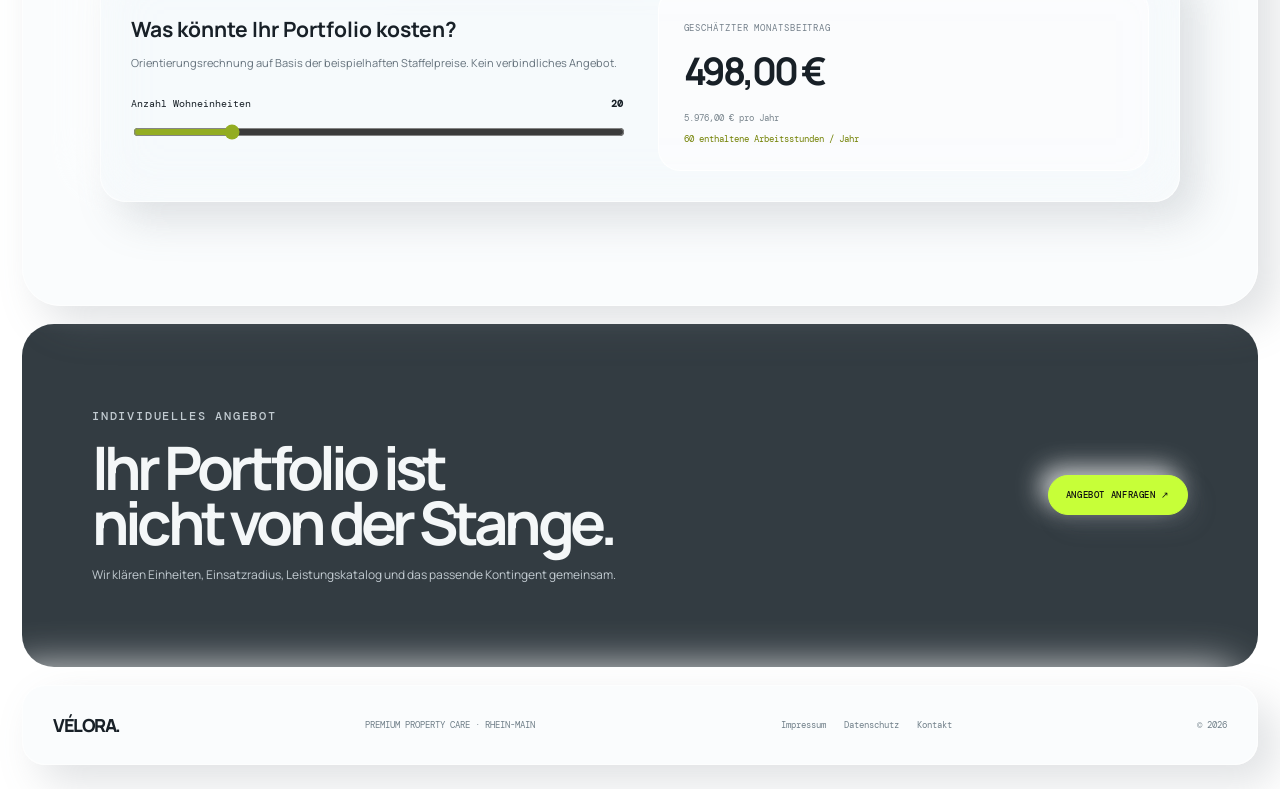
<file: mitgliedschaft.html>
<!doctype html><html lang="de"><head><meta charset="utf-8"><meta name="viewport" content="width=device-width,initial-scale=1"><meta name="theme-color" content="#dfe4e8"><link rel="icon" href="favicon.svg" type="image/svg+xml"><meta name="description" content="VÉLORA – Premium Property Care für Vermieter und Immobilienportfolios im Rhein-Main-Gebiet."><link rel="preconnect" href="https://fonts.googleapis.com"><link rel="preconnect" href="https://fonts.gstatic.com" crossorigin><link href="https://fonts.googleapis.com/css2?family=DM+Mono:wght@400;500&family=Manrope:wght@400;500;600;700;800&display=swap" rel="stylesheet"><link rel="stylesheet" href="styles.css"><title>Mitgliedschaft · VÉLORA</title></head><body><div class="shell"><header class="nav glass"><a class="brand" href="index.html">VÉLORA</a><nav class="navlinks"><a class="" href="index.html">Home</a><a class="" href="leistungen.html">Leistungen</a><a class="active" href="mitgliedschaft.html" aria-current="page">Mitgliedschaft</a><a class="" href="ablauf.html">Ablauf</a><a class="" href="ueber-uns.html">Über VÉLORA</a></nav><div class="navright"><a class="pill" href="kontakt.html">Portfolio anfragen <b>↗</b></a><button class="theme-toggle" data-theme-toggle aria-label="Darstellung wechseln">◐</button><button class="menu-toggle" aria-label="Menü öffnen" aria-expanded="false">☰</button></div></header><nav class="mobile-menu"><a href="index.html">Home <b>01</b></a><a href="leistungen.html">Leistungen <b>02</b></a><a href="mitgliedschaft.html">Mitgliedschaft <b>03</b></a><a href="ablauf.html">Ablauf <b>04</b></a><a href="ueber-uns.html">Über VÉLORA <b>05</b></a><a href="kontakt.html">Kontakt <b>06</b></a><button class="theme-toggle" data-theme-toggle>◐ Darstellung wechseln</button></nav><main><section class="page-hero glass"><p class="eyebrow">VÉLORA / MITGLIEDSCHAFT</p><h1>Ein Beitrag.<br><em>Ein klarer Rahmen.</em></h1><p class="lead">Ein monatlicher Beitrag je Wohneinheit. Das enthaltene Arbeitszeitkontingent wird über Ihr gesamtes Portfolio gebündelt, statt starr an jeder einzelnen Wohnung zu hängen. Nicht genutzte Zeit ist keine unbegrenzte Abrufleistung.</p></section><section class="section glass"><div class="section-head"><p class="eyebrow">BEISPIELHAFTE STAFFELN</p><h2>Das passende Modell<br><em>für Ihren Bestand.</em></h2><p class="section-intro">Die folgenden Preise sind Konzeptwerte und noch nicht kaufmännisch oder vertraglich final bestätigt. Ein verbindliches Angebot entsteht erst nach Prüfung Ihres Bedarfs.</p></div><div class="price-grid"><article class="price-card"><div class="tier">Essential · 1–5 Einheiten</div><div class="price">34,90 € <small>/ Einheit / Monat</small></div><p>Für private Vermieter mit kleinem Bestand.</p><ul><li>Unbegrenzte Reparaturmeldungen</li><li>3 Arbeitsstunden je Einheit / Jahr</li><li>Portfolio-weite Stundenverwaltung</li><li>Material separat</li><li>Zusatzstunden zum Mitgliedertarif</li></ul><a class="button" href="kontakt.html">Angebot anfragen ↗</a></article><article class="price-card featured"><div class="tier">Portfolio · 6–20 Einheiten</div><div class="price">24,90 € <small>/ Einheit / Monat</small></div><p>Für Vermieter, die mehrere Objekte zentral betreuen möchten.</p><ul><li>Unbegrenzte Reparaturmeldungen</li><li>3 Arbeitsstunden je Einheit / Jahr</li><li>Gemeinsames Stundenkontingent</li><li>Gebündelte Terminplanung</li><li>Material separat</li></ul><a class="button" href="kontakt.html">Portfolio besprechen ↗</a></article><article class="price-card"><div class="tier">Business · 21–50 Einheiten</div><div class="price">19,90 € <small>/ Einheit / Monat</small></div><p>Für größere Bestände mit regelmäßigem Servicebedarf.</p><ul><li>Unbegrenzte Reparaturmeldungen</li><li>3 Arbeitsstunden je Einheit / Jahr</li><li>Gemeinsames Portfolio-Kontingent</li><li>Gebündelte Terminplanung</li><li>Material separat</li></ul><a class="button" href="kontakt.html">Individuell anfragen ↗</a></article><article class="price-card"><div class="tier">Enterprise · 51–100 Einheiten</div><div class="price">16,90 € <small>/ Einheit / Monat</small></div><p>Für große Bestände mit zentralem Instandhaltungsbedarf.</p><ul><li>Unbegrenzte Reparaturmeldungen</li><li>3 Arbeitsstunden je Einheit / Jahr</li><li>Portfolio-weite Stundenverwaltung</li><li>Gebündelte Einsatzplanung</li><li>Material separat</li></ul><a class="button" href="kontakt.html">Portfolio besprechen ↗</a></article></div><div class="calc glass"><div><h3>Was könnte Ihr Portfolio kosten?</h3><p>Orientierungsrechnung auf Basis der beispielhaften Staffelpreise. Kein verbindliches Angebot.</p><div class="range-row"><label for="units">Anzahl Wohneinheiten <b id="unitValue">20</b></label><input id="units" type="range" min="1" max="100" value="20"></div></div><div class="result"><span>Geschätzter Monatsbeitrag</span><strong id="monthly">498,00 €</strong><small id="annual">5.976,00 € pro Jahr</small><small id="hoursAnnual">60 enthaltene Arbeitsstunden / Jahr</small></div></div></section><section class="cta"><div><p class="eyebrow">INDIVIDUELLES ANGEBOT</p><h2>Ihr Portfolio ist<br>nicht von der Stange.</h2><p>Wir klären Einheiten, Einsatzradius, Leistungskatalog und das passende Kontingent gemeinsam.</p></div><a class="button" href="kontakt.html">Angebot anfragen ↗</a></section></main><footer class="footer glass"><strong>VÉLORA.</strong><span>PREMIUM PROPERTY CARE · RHEIN-MAIN</span><div class="footer-links"><a href="impressum.html">Impressum</a><a href="datenschutz.html">Datenschutz</a><a href="kontakt.html">Kontakt</a></div><span>© <span data-year></span></span></footer></div><script src="script.js"></script></body></html>
</file>
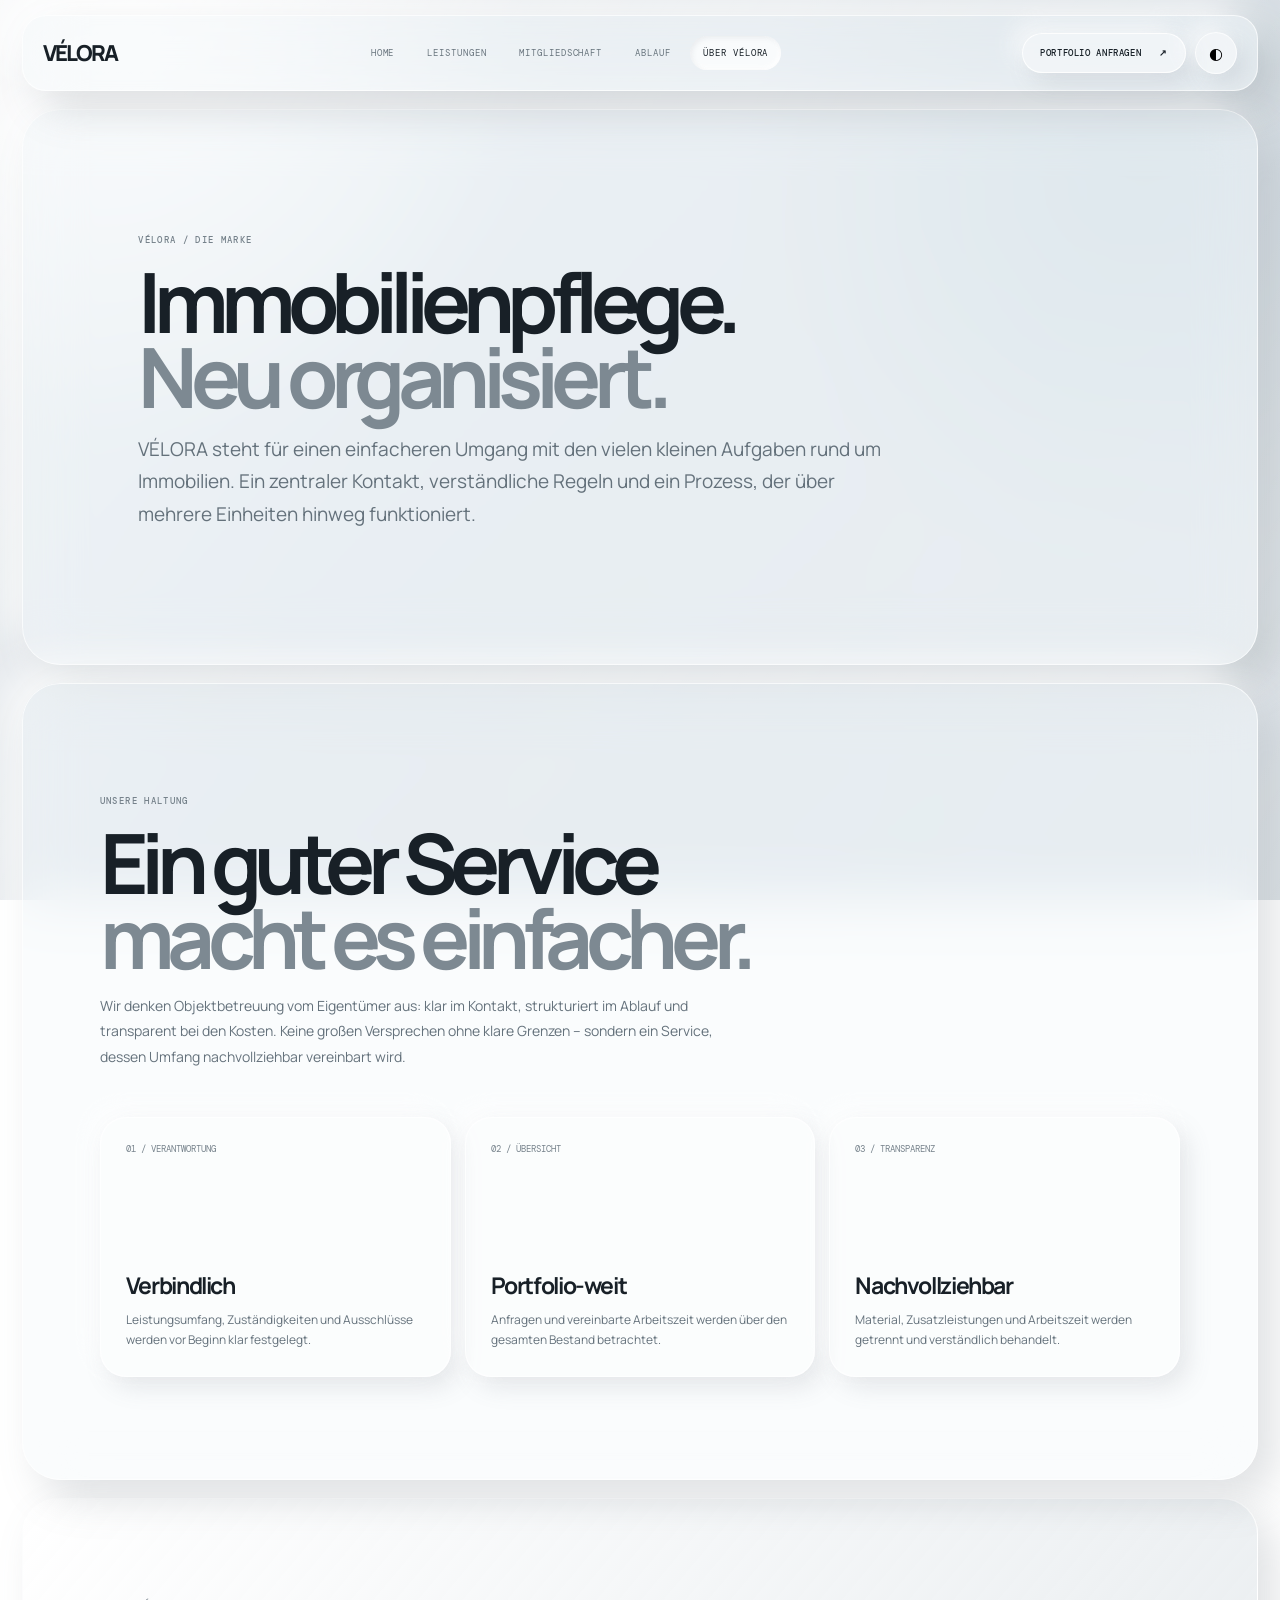
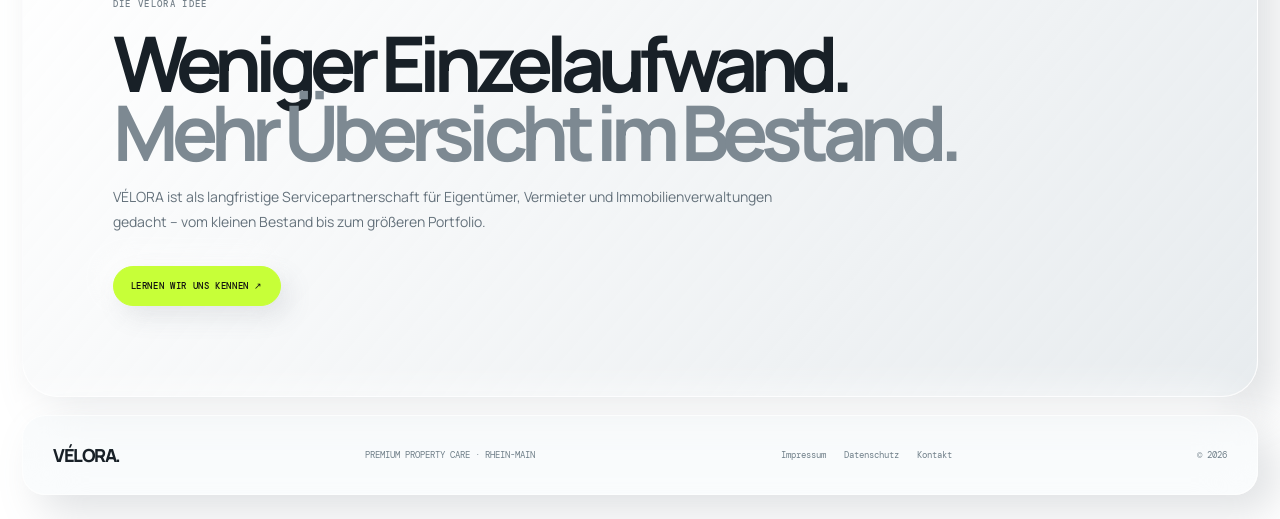
<file: ueber-uns.html>
<!doctype html>
<html lang="de"><head><meta charset="utf-8"><meta name="viewport" content="width=device-width,initial-scale=1"><meta name="theme-color" content="#dfe4e8"><meta name="description" content="VÉLORA steht für strukturierte Objektbetreuung, klare Zuständigkeiten und transparente Abläufe für Immobilienportfolios."><link rel="icon" href="favicon.svg" type="image/svg+xml"><link rel="preconnect" href="https://fonts.googleapis.com"><link rel="preconnect" href="https://fonts.gstatic.com" crossorigin><link href="https://fonts.googleapis.com/css2?family=DM+Mono:wght@400;500&family=Manrope:wght@400;500;600;700;800&display=swap" rel="stylesheet"><link rel="stylesheet" href="styles.css"><title>Über VÉLORA · Premium Property Care</title></head>
<body><div class="shell"><header class="nav glass"><a class="brand" href="index.html">VÉLORA</a><nav class="navlinks"><a href="index.html">Home</a><a href="leistungen.html">Leistungen</a><a href="mitgliedschaft.html">Mitgliedschaft</a><a href="ablauf.html">Ablauf</a><a class="active" href="ueber-uns.html" aria-current="page">Über VÉLORA</a></nav><div class="navright"><a class="pill" href="kontakt.html">Portfolio anfragen <b>↗</b></a><button class="theme-toggle" data-theme-toggle aria-label="Darstellung wechseln">◐</button><button class="menu-toggle" aria-label="Menü öffnen" aria-expanded="false">☰</button></div></header>
<nav class="mobile-menu"><a href="index.html">Home <b>01</b></a><a href="leistungen.html">Leistungen <b>02</b></a><a href="mitgliedschaft.html">Mitgliedschaft <b>03</b></a><a href="ablauf.html">Ablauf <b>04</b></a><a href="ueber-uns.html">Über VÉLORA <b>05</b></a><a href="kontakt.html">Kontakt <b>06</b></a><button class="theme-toggle" data-theme-toggle>◐ Darstellung wechseln</button></nav>
<main><section class="page-hero glass"><p class="eyebrow">VÉLORA / DIE MARKE</p><h1>Immobilienpflege.<br><em>Neu organisiert.</em></h1><p class="lead">VÉLORA steht für einen einfacheren Umgang mit den vielen kleinen Aufgaben rund um Immobilien. Ein zentraler Kontakt, verständliche Regeln und ein Prozess, der über mehrere Einheiten hinweg funktioniert.</p></section>
<section class="section glass"><div class="section-head"><p class="eyebrow">UNSERE HALTUNG</p><h2>Ein guter Service<br><em>macht es einfacher.</em></h2><p class="section-intro">Wir denken Objektbetreuung vom Eigentümer aus: klar im Kontakt, strukturiert im Ablauf und transparent bei den Kosten. Keine großen Versprechen ohne klare Grenzen – sondern ein Service, dessen Umfang nachvollziehbar vereinbart wird.</p></div><div class="grid3"><article class="service-card"><span class="num">01 / VERANTWORTUNG</span><div><h3>Verbindlich</h3><p>Leistungsumfang, Zuständigkeiten und Ausschlüsse werden vor Beginn klar festgelegt.</p></div></article><article class="service-card"><span class="num">02 / ÜBERSICHT</span><div><h3>Portfolio-weit</h3><p>Anfragen und vereinbarte Arbeitszeit werden über den gesamten Bestand betrachtet.</p></div></article><article class="service-card"><span class="num">03 / TRANSPARENZ</span><div><h3>Nachvollziehbar</h3><p>Material, Zusatzleistungen und Arbeitszeit werden getrennt und verständlich behandelt.</p></div></article></div></section>
<section class="band"><p class="eyebrow">DIE VÉLORA IDEE</p><h2>Weniger Einzelaufwand.<br><em>Mehr Übersicht im Bestand.</em></h2><p class="section-intro">VÉLORA ist als langfristige Servicepartnerschaft für Eigentümer, Vermieter und Immobilienverwaltungen gedacht – vom kleinen Bestand bis zum größeren Portfolio.</p><div class="actions"><a class="button acid" href="kontakt.html">Lernen wir uns kennen ↗</a></div></section></main>
<footer class="footer glass"><strong>VÉLORA.</strong><span>PREMIUM PROPERTY CARE · RHEIN-MAIN</span><div class="footer-links"><a href="impressum.html">Impressum</a><a href="datenschutz.html">Datenschutz</a><a href="kontakt.html">Kontakt</a></div><span>© <span data-year></span></span></footer></div><script src="script.js"></script></body></html>
</file>
<file: styles.css>
@import url('https://fonts.googleapis.com/css2?family=DM+Mono:wght@400;500&family=Manrope:wght@400;500;600;700;800&display=swap');
:root{--bg:#dfe4e8;--ink:#182027;--muted:#65727c;--line:rgba(255,255,255,.72);--glass:rgba(245,248,250,.48);--glass2:rgba(255,255,255,.28);--acid:#c7ff38;--shadow:18px 18px 42px rgba(112,123,132,.22),-18px -18px 42px rgba(255,255,255,.82);--soft:8px 10px 25px rgba(111,121,130,.16),-8px -8px 24px rgba(255,255,255,.72)}
*{box-sizing:border-box}html{scroll-behavior:smooth}body{margin:0;overflow-x:hidden;color:var(--ink);font-family:Manrope,system-ui,sans-serif;background:radial-gradient(circle at 10% 5%,#fff 0,transparent 28%),radial-gradient(circle at 90% 20%,#cbd5dc 0,transparent 30%),linear-gradient(135deg,#e8ecef,#d6dde2);background-attachment:fixed}body:before{content:"";position:fixed;inset:0;z-index:-1;pointer-events:none;background:linear-gradient(120deg,rgba(255,255,255,.25),transparent 40%,rgba(255,255,255,.16));backdrop-filter:blur(1px)}a{color:inherit;text-decoration:none}button,input,textarea,select{font:inherit}.shell{width:min(1320px,calc(100% - 44px));margin-inline:auto}.glass{border:1px solid var(--line);background:var(--glass);backdrop-filter:blur(28px) saturate(145%);-webkit-backdrop-filter:blur(28px) saturate(145%);box-shadow:var(--shadow)}.nav{height:76px;margin:15px 0 18px;padding:0 20px;border-radius:24px;display:flex;align-items:center;justify-content:space-between;position:sticky;top:12px;z-index:30}.brand{font-size:22px;font-weight:800;letter-spacing:-.09em}.brand sup{font:8px 'DM Mono';letter-spacing:0;margin-left:4px}.navlinks{display:flex;gap:7px}.navlinks a{font:9px 'DM Mono';letter-spacing:.1em;padding:11px 13px;border-radius:99px;color:#68747d;text-transform:uppercase}.navlinks a:hover,.navlinks a.active{background:rgba(255,255,255,.72);box-shadow:inset 2px 2px 5px #7c87901f,inset -2px -2px 5px #fff;color:var(--ink)}.navright{display:flex;gap:9px;align-items:center}.pill,.button{display:inline-flex;align-items:center;justify-content:center;gap:18px;border:1px solid rgba(255,255,255,.86);border-radius:99px;padding:13px 17px;background:rgba(255,255,255,.46);box-shadow:var(--soft);font:500 9px 'DM Mono';letter-spacing:.07em;text-transform:uppercase;transition:.25s;cursor:pointer}.pill:hover,.button:hover{transform:translateY(-2px);background:#fff}.button.acid{background:var(--acid);border-color:var(--acid);color:#111}.theme-toggle{width:42px;height:42px;border:1px solid var(--line);border-radius:50%;background:rgba(255,255,255,.5);box-shadow:var(--soft);cursor:pointer}.menu-toggle{display:none;width:42px;height:42px;border:1px solid var(--line);border-radius:50%;background:rgba(255,255,255,.55)}.mobile-menu{display:none}.eyebrow,.kicker{font:500 9px 'DM Mono';letter-spacing:.15em;text-transform:uppercase;color:#75818a}.hero{min-height:670px;margin:18px 0;padding:clamp(35px,5vw,72px);border-radius:40px;position:relative;overflow:hidden;display:grid;grid-template-columns:1.05fr .95fr;gap:5vw;align-items:center}.hero:after{content:"";position:absolute;width:54vw;height:54vw;right:-16vw;top:-10vw;border:1px solid #ffffffb8;border-radius:50%;box-shadow:inset 12px 12px 30px #ffffff66,inset -12px -12px 30px #78828a20;pointer-events:none}.hero-copy{position:relative;z-index:2}.hero h1,.page-hero h1{font-size:clamp(58px,8.7vw,128px);line-height:.82;letter-spacing:-.105em;margin:28px 0}.hero h1 em,.page-hero h1 em{font-style:normal;color:#7d8992}.lead{max-width:560px;color:#64717b;font-size:clamp(15px,1.5vw,19px);line-height:1.7}.actions{display:flex;gap:12px;flex-wrap:wrap;margin-top:32px}.microline{display:flex;gap:22px;flex-wrap:wrap;margin-top:36px;font:9px 'DM Mono';color:#75818a}.microline span:before{content:"—";color:#9aa4aa;margin-right:8px}.hero-art{height:490px;position:relative;border-radius:34px;overflow:hidden;background:linear-gradient(145deg,rgba(255,255,255,.58),rgba(165,180,190,.22));border:1px solid #ffffffc9;box-shadow:inset 10px 10px 28px #ffffff7a,inset -10px -10px 28px #66727a1c,18px 22px 50px #87939a30}.art-orbit{position:absolute;width:340px;height:340px;border:1px solid #ffffffc9;border-radius:50%;top:30px;left:8%;box-shadow:inset 0 0 40px #fff6,0 0 40px #fff5}.art-building{position:absolute;right:7%;bottom:0;width:66%;height:82%;clip-path:polygon(8% 0,100% 12%,100% 100%,0 100%,0 7%);background:linear-gradient(115deg,#7f9098,#34434c 72%);box-shadow:0 0 60px #34434c55}.art-building:before{content:"";position:absolute;inset:10% 9%;background:repeating-linear-gradient(90deg,transparent 0 18%,#dce9ed9c 18.5% 19%,transparent 19.5% 24%),repeating-linear-gradient(0deg,transparent 0 15%,#dce9ed80 15.5% 16%,transparent 16.5% 20%);opacity:.7}.art-card{position:absolute;top:28px;right:24px;width:190px;padding:18px;border-radius:20px;background:#ffffff70;border:1px solid #ffffffd9;backdrop-filter:blur(22px);box-shadow:var(--soft)}.art-card strong{display:block;font-size:42px;letter-spacing:-.09em}.art-card small{font:9px 'DM Mono';color:#697780;line-height:1.5}.art-caption{position:absolute;bottom:23px;left:25px;font:9px 'DM Mono';letter-spacing:.14em;color:#f5f8fa;text-shadow:0 1px 5px #0008}.stats{display:grid;grid-template-columns:repeat(3,1fr);gap:14px;margin:18px 0 70px}.stat{padding:26px 28px;border-radius:24px}.stat b{display:block;font-size:22px;letter-spacing:-.06em}.stat span{display:block;margin-top:7px;font-size:11px;color:var(--muted);line-height:1.5}.section{margin:18px 0;padding:clamp(55px,8vw,110px) clamp(28px,6vw,82px);border-radius:38px}.section-head{max-width:720px;margin-bottom:48px}.section-head h2,.page-hero h1{font-size:clamp(44px,6.5vw,88px);line-height:.9;letter-spacing:-.09em;margin:18px 0}.section-head h2 em{font-style:normal;color:#7d8992}.section-intro{max-width:660px;color:var(--muted);font-size:14px;line-height:1.8}.grid3{display:grid;grid-template-columns:repeat(3,1fr);gap:14px}.service-card{min-height:260px;padding:25px;border-radius:26px;background:rgba(255,255,255,.36);border:1px solid #ffffffc4;box-shadow:var(--soft);display:flex;flex-direction:column;justify-content:space-between;transition:.3s}.service-card:hover{transform:translateY(-5px);background:#ffffff75}.service-card .num{font:9px 'DM Mono';color:#77838c}.service-card h3{font-size:23px;letter-spacing:-.06em;margin:30px 0 9px}.service-card p{font-size:12px;line-height:1.7;color:var(--muted);margin:0}.band{margin:18px 0;padding:clamp(50px,7vw,90px);border-radius:36px;background:linear-gradient(130deg,rgba(255,255,255,.65),rgba(190,202,210,.36));border:1px solid #ffffffd4;box-shadow:var(--shadow)}.band h2{font-size:clamp(40px,6vw,78px);letter-spacing:-.09em;line-height:.9;margin:18px 0}.band h2 em{font-style:normal;color:#7d8992}.price-grid{display:grid;grid-template-columns:repeat(3,1fr);gap:14px}.price-card{padding:28px;border-radius:27px;border:1px solid #ffffffd6;background:rgba(255,255,255,.42);box-shadow:var(--soft)}.price-card.featured{background:rgba(32,42,49,.9);color:#f4f7f8;border-color:#ffffff65;box-shadow:18px 20px 42px #4a586233}.tier{font:9px 'DM Mono';letter-spacing:.14em;text-transform:uppercase;color:#78848c}.featured .tier{color:#d7e0e5}.price{font-size:clamp(30px,3.5vw,45px);font-weight:700;letter-spacing:-.08em;margin:25px 0 5px}.price small{font:10px 'DM Mono';letter-spacing:0;color:#7b8790}.featured .price small{color:#c0cbd1}.price-card p,.price-card li{font-size:11px;line-height:1.7;color:var(--muted)}.featured p,.featured li{color:#d1d9de}.price-card ul{list-style:none;padding:20px 0 0;margin:20px 0 0;border-top:1px solid #9ba8b333}.price-card li{margin:11px 0}.price-card li:before{content:"+";color:#718000;margin-right:9px}.featured li:before{color:var(--acid)}.price-card .button{width:100%;margin-top:22px}.featured .button{background:var(--acid);border-color:var(--acid);color:#111}.calc{margin-top:25px;padding:30px;border-radius:26px;display:grid;grid-template-columns:1fr 1fr;gap:35px;align-items:center}.calc h3{margin:0 0 8px;font-size:21px}.calc p{font-size:11px;color:var(--muted);line-height:1.7}.range-row{margin-top:24px}.range-row label{display:flex;justify-content:space-between;font:10px 'DM Mono';margin-bottom:12px}.range-row input{width:100%;accent-color:#93ad22}.result{padding:25px;border-radius:22px;background:rgba(255,255,255,.55);border:1px solid #ffffffd4}.result span{font:9px 'DM Mono';letter-spacing:.1em;color:#74808a;text-transform:uppercase}.result strong{display:block;font-size:38px;letter-spacing:-.08em;margin:8px 0}.result small{font:9px 'DM Mono';color:#78848c}.steps{display:grid;grid-template-columns:repeat(4,1fr);gap:14px}.step{padding:23px;border-radius:22px;border:1px solid #ffffffce;background:rgba(255,255,255,.3)}.step b{font-size:30px;letter-spacing:-.08em}.step h3{font-size:16px;margin:20px 0 8px}.step p{font-size:11px;line-height:1.7;color:var(--muted)}.faq{max-width:850px}.faq details{border-bottom:1px solid #8d9aa333;padding:21px 0}.faq summary{font-size:14px;font-weight:600;cursor:pointer;list-style:none}.faq summary:after{content:"+";float:right;font-size:20px;color:#829000}.faq details[open] summary:after{content:"−"}.faq details p{font-size:12px;line-height:1.8;color:var(--muted);max-width:740px}.page-hero{margin:18px 0;padding:clamp(55px,9vw,120px);border-radius:38px;min-height:410px}.page-hero .lead{max-width:760px}.content-grid{display:grid;grid-template-columns:1fr 1fr;gap:15px}.info-card{padding:30px;border-radius:26px}.info-card h3{font-size:24px;letter-spacing:-.06em;margin:0 0 12px}.info-card p{font-size:12px;line-height:1.8;color:var(--muted)}.cta{padding:clamp(35px,6vw,70px);border-radius:32px;background:rgba(29,39,46,.9);color:#f4f7f8;display:flex;align-items:center;justify-content:space-between;gap:30px}.cta h2{font-size:clamp(34px,5vw,60px);line-height:.92;letter-spacing:-.08em;margin:14px 0}.cta p{font-size:12px;line-height:1.7;color:#c2cbd1;max-width:540px}.cta .button{background:var(--acid);border-color:var(--acid);color:#111;white-space:nowrap}.contact-form{max-width:850px;display:grid;grid-template-columns:1fr 1fr;gap:14px}.field{display:grid;gap:8px}.field.full{grid-column:1/-1}.field label{font:9px 'DM Mono';letter-spacing:.1em;text-transform:uppercase;color:#6c7982}.field input,.field textarea,.field select{width:100%;border:1px solid #ffffffd4;background:rgba(255,255,255,.42);border-radius:14px;padding:15px;color:var(--ink);outline:none;box-shadow:inset 3px 3px 7px #8d9aa01a,inset -3px -3px 7px #fff9}.field textarea{min-height:145px;resize:vertical}.field input:focus,.field textarea:focus{border-color:#9fb72d;box-shadow:0 0 0 3px #c7ff3833}.status{font-size:11px;color:#4d6410;line-height:1.6}.footer{margin:18px 0 24px;padding:27px 30px;border-radius:23px;display:flex;justify-content:space-between;gap:20px;align-items:center;font:9px 'DM Mono';color:#71808a}.footer strong{font:800 18px Manrope;letter-spacing:-.08em;color:var(--ink)}.footer-links{display:flex;gap:18px}.legal-note{font-size:12px;line-height:1.8;color:var(--muted);max-width:800px}.legal-note strong{color:var(--ink)}
html[data-theme="dark"]{color-scheme:dark;--ink:#f0f3f6;--muted:#bdc6cf;--line:rgba(255,255,255,.18);--glass:rgba(27,30,37,.58);--glass2:rgba(255,255,255,.06);--shadow:0 18px 48px rgba(0,0,0,.46),inset 1px 1px 0 #ffffff20;--soft:0 10px 28px rgba(0,0,0,.38),inset 1px 1px 0 #ffffff18}
html[data-theme="dark"] body{color:var(--ink);background:radial-gradient(ellipse at 15% 0%,#626d7a35,transparent 35%),radial-gradient(ellipse at 88% 20%,#c7ff3810,transparent 30%),linear-gradient(145deg,#14171d,#090b10 60%,#1a1d24);background-attachment:fixed}
html[data-theme="dark"] .navlinks a,html[data-theme="dark"] .eyebrow,html[data-theme="dark"] .kicker,html[data-theme="dark"] .microline,html[data-theme="dark"] .footer,html[data-theme="dark"] .tier,html[data-theme="dark"] .field label{color:#c1cad3}
html[data-theme="dark"] .navlinks a:hover,html[data-theme="dark"] .navlinks a.active{background:#ffffff19;color:#fff}
html[data-theme="dark"] .pill,html[data-theme="dark"] .button:not(.acid),html[data-theme="dark"] .theme-toggle,html[data-theme="dark"] .service-card,html[data-theme="dark"] .step,html[data-theme="dark"] .price-card:not(.featured),html[data-theme="dark"] .info-card,html[data-theme="dark"] .field input,html[data-theme="dark"] .field textarea,html[data-theme="dark"] .field select{background:rgba(255,255,255,.075);color:#f1f4f7;border-color:#ffffff2e}
html[data-theme="dark"] .lead,html[data-theme="dark"] .section-intro,html[data-theme="dark"] .service-card p,html[data-theme="dark"] .step p,html[data-theme="dark"] .price-card p,html[data-theme="dark"] .price-card li,html[data-theme="dark"] .faq details p,html[data-theme="dark"] .info-card p,html[data-theme="dark"] .legal-note{color:#c2cbd4}
html[data-theme="dark"] .hero-art{background:linear-gradient(145deg,#ffffff19,#ffffff05);border-color:#ffffff28}
html[data-theme="dark"] .art-card{background:#161a20bb;border-color:#ffffff2e;color:#fff}
html[data-theme="dark"] .art-card small,html[data-theme="dark"] .result span,html[data-theme="dark"] .result small{color:#c1cad3}
html[data-theme="dark"] .result{background:#ffffff0b;border-color:#ffffff24}
html[data-theme="dark"] .price-card.featured{background:linear-gradient(145deg,#343b46e8,#161a20ed)}
html[data-theme="dark"] .calc{background:#ffffff0b;border-color:#ffffff25}
html[data-theme="dark"] .calc p{color:#c2cbd4}
html[data-theme="dark"] .page-hero,html[data-theme="dark"] .section,html[data-theme="dark"] .band,html[data-theme="dark"] .stats .stat{background:rgba(255,255,255,.055)}
html[data-theme="dark"] .cta{background:#c7ff38;color:#10140b}
html[data-theme="dark"] .cta p,html[data-theme="dark"] .cta .eyebrow{color:#36420f}
html[data-theme="dark"] .cta .button{background:#171c20;color:#fff;border-color:#171c20}
html[data-theme="dark"] .footer strong{color:#f3f5f7}
html[data-theme="dark"] .status{color:#d8ff70}
html[data-theme="dark"] .field input::placeholder,html[data-theme="dark"] .field textarea::placeholder{color:#aeb8c3}
@media(max-width:850px){.shell{width:calc(100% - 28px)}.nav{height:67px;padding:0 14px;margin-top:10px}.navlinks,.navright>.pill,.navright>.theme-toggle{display:none}.menu-toggle{display:block;color:var(--ink);font-size:18px}.mobile-menu{display:none;position:fixed;z-index:29;top:84px;left:14px;right:14px;padding:15px;border-radius:24px;background:#edf1f4ed;border:1px solid #ffffffd6;backdrop-filter:blur(28px);box-shadow:var(--shadow)}.mobile-menu.open{display:grid}.mobile-menu a{display:flex;justify-content:space-between;padding:15px 8px;border-bottom:1px solid #87939a33;font:11px 'DM Mono';text-transform:uppercase}.mobile-menu a:last-child{border:0}.hero{grid-template-columns:1fr;padding:42px 26px;min-height:auto;gap:32px}.hero h1{font-size:clamp(58px,14vw,94px)}.hero-art{height:370px}.art-orbit{width:250px;height:250px}.stats{grid-template-columns:1fr;margin-bottom:35px}.stat{padding:21px}.section{padding:65px 23px}.grid3,.price-grid{grid-template-columns:1fr}.service-card{min-height:215px}.calc{grid-template-columns:1fr;padding:23px}.steps{grid-template-columns:1fr 1fr}.page-hero{padding:60px 26px;min-height:350px}.content-grid{grid-template-columns:1fr}.cta{display:block}.cta .button{margin-top:14px}.contact-form{grid-template-columns:1fr}.field.full{grid-column:auto}.footer{flex-wrap:wrap}.footer-links{width:100%;order:4}.band{padding:45px 25px}}
@media(max-width:430px){.steps{grid-template-columns:1fr}.hero-art{height:320px}.art-card{width:155px;right:13px;top:15px}.art-card strong{font-size:34px}.footer{align-items:flex-start;flex-direction:column}.footer-links{order:0}}
@media(prefers-reduced-motion:reduce){*,*:before,*:after{scroll-behavior:auto!important;transition:none!important;animation:none!important}}

html[data-theme="dark"] .mobile-menu{background:rgba(23,26,33,.94);border-color:#ffffff2b;color:#f2f5f7}
html[data-theme="dark"] .mobile-menu a{color:#f2f5f7;border-color:#ffffff20}
html[data-theme="dark"] .mobile-menu .theme-toggle{background:#242a33;color:#f2f5f7;border-color:#ffffff30}
@media(max-width:850px){html[data-theme="dark"] .mobile-menu{box-shadow:0 18px 45px #0009}}

/* Four portfolio tiers: maintain readable cards across breakpoints. */
@media(min-width:851px){
  .price-grid{grid-template-columns:repeat(4,minmax(0,1fr))}
  .price-card{padding:22px 18px}
  .price-card .price{font-size:clamp(26px,2.7vw,37px)}
  .price-card .tier{letter-spacing:.08em}
}
@media(min-width:851px) and (max-width:1120px){
  .price-card{padding:19px 15px}
  .price-card .price{font-size:27px}
  .price-card .button{font-size:8px;padding-inline:12px}
}
@media(max-width:850px){.price-grid{grid-template-columns:1fr 1fr}}
@media(max-width:560px){.price-grid{grid-template-columns:1fr}}
#hoursAnnual{display:block;margin-top:7px;color:#718000}
html[data-theme="dark"] #hoursAnnual{color:var(--acid)}
</file>
